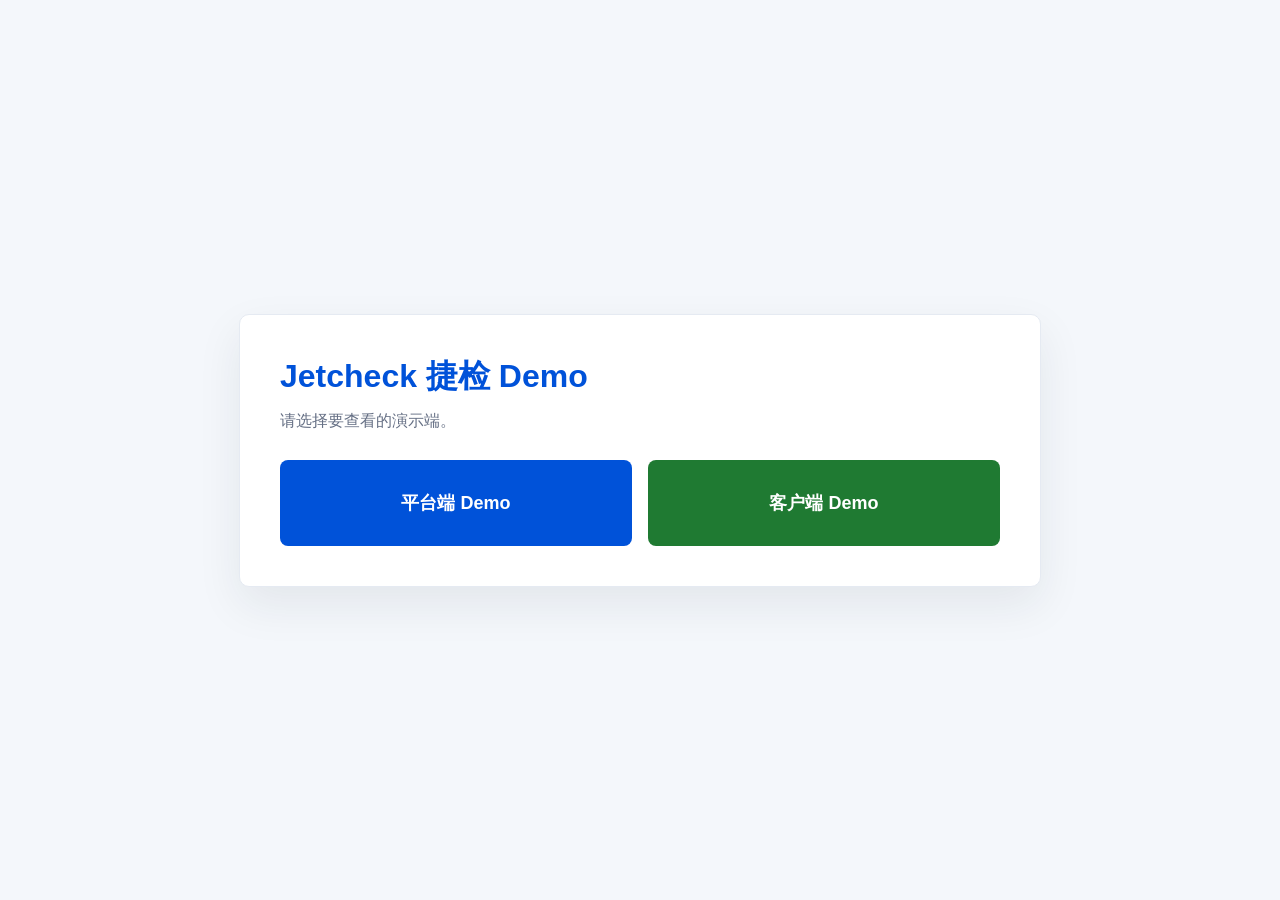
<file: index.html>
<!doctype html>
<html lang="zh-CN">
  <head>
    <meta charset="UTF-8" />
    <meta name="viewport" content="width=device-width, initial-scale=1.0" />
    <title>捷检 Demo</title>
    <style>
      body {
        margin: 0;
        min-height: 100vh;
        display: grid;
        place-items: center;
        font-family: "Microsoft YaHei", Arial, sans-serif;
        background: #f4f7fb;
        color: #1f2937;
      }

      main {
        width: min(720px, calc(100vw - 48px));
        padding: 40px;
        background: #fff;
        border: 1px solid #e5eaf2;
        border-radius: 10px;
        box-shadow: 0 18px 45px rgba(31, 41, 55, 0.08);
      }

      h1 {
        margin: 0 0 12px;
        color: #0052d9;
      }

      p {
        margin: 0 0 28px;
        color: #667085;
      }

      .links {
        display: grid;
        grid-template-columns: repeat(2, minmax(0, 1fr));
        gap: 16px;
      }

      a {
        display: grid;
        place-items: center;
        min-height: 86px;
        color: #fff;
        background: #0052d9;
        border-radius: 8px;
        text-decoration: none;
        font-weight: 700;
        font-size: 18px;
      }

      a.secondary {
        background: #1f7a32;
      }

      @media (max-width: 640px) {
        main {
          padding: 28px;
        }

        .links {
          grid-template-columns: 1fr;
        }
      }
    </style>
  </head>
  <body>
    <main>
      <h1>Jetcheck 捷检 Demo</h1>
      <p>请选择要查看的演示端。</p>
      <div class="links">
        <a href="./platform/">平台端 Demo</a>
        <a class="secondary" href="./client/">客户端 Demo</a>
      </div>
    </main>
  </body>
</html>
</file>
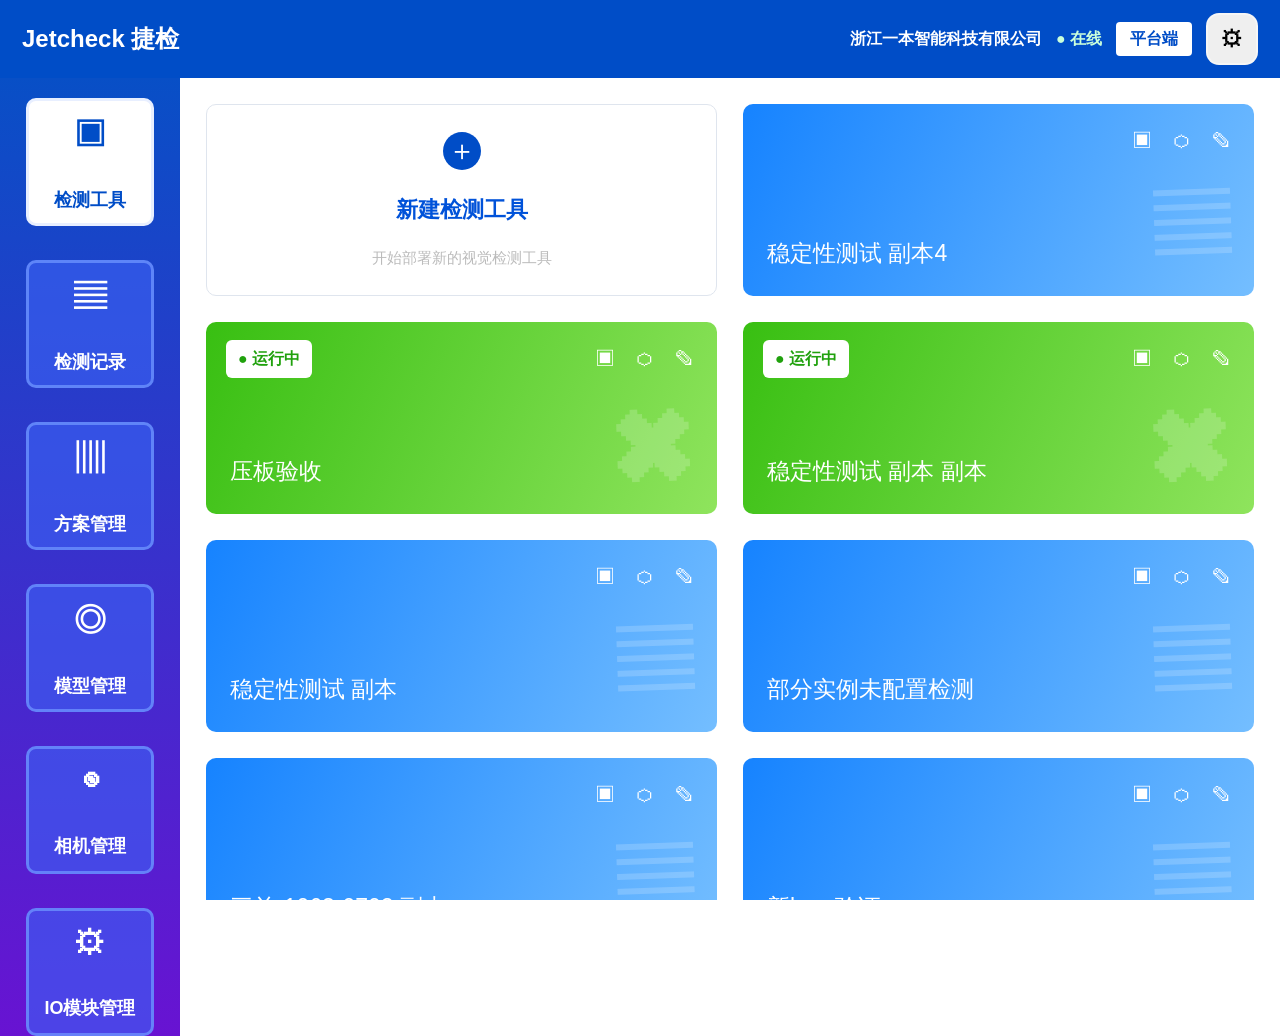
<file: client/index.html>
<!doctype html>
<html lang="zh-CN">
  <head>
    <meta charset="UTF-8" />
    <meta name="viewport" content="width=device-width, initial-scale=1.0" />
    <title>捷检客户端 - 马斯特场景 Demo</title>
    <link rel="stylesheet" href="../shared.css" />
  </head>
  <body>
    <div class="client-shell">
      <header class="client-topbar">
        <div class="client-logo">Jetcheck 捷检</div>
        <div class="client-company">
          <span>浙江一本智能科技有限公司</span>
          <span class="client-online">● 在线</span>
          <a class="btn client-top-link" href="../platform/">平台端</a>
          <button class="gear" id="sync" title="同步平台方案">⚙</button>
        </div>
      </header>
      <aside class="client-side">
        <nav class="client-nav" id="nav"></nav>
      </aside>
      <main class="client-main">
        <div id="view"></div>
      </main>
    </div>
    <script src="./client.js"></script>
  </body>
</html>
</file>
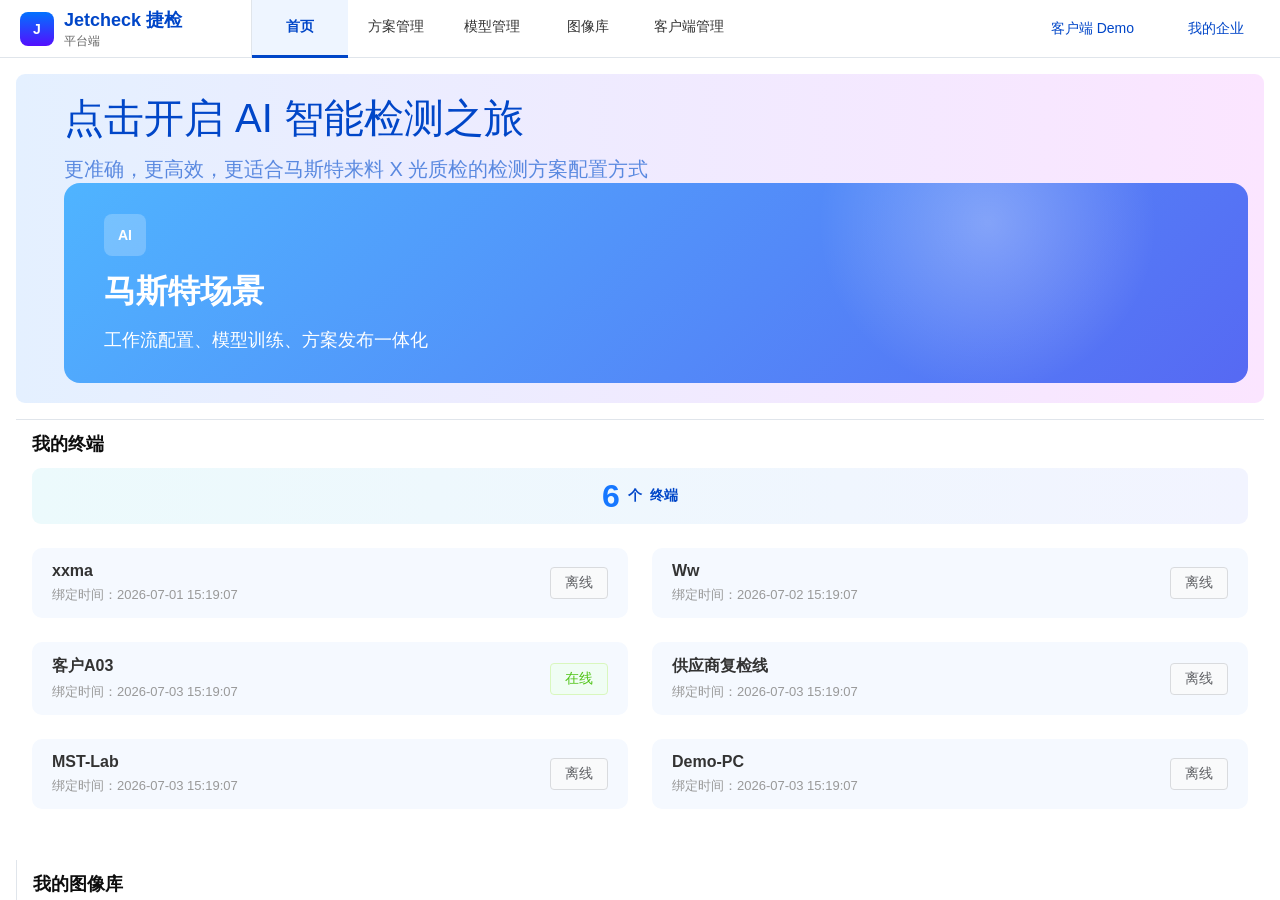
<file: platform/index.html>
<!doctype html>
<html lang="zh-CN">
  <head>
    <meta charset="UTF-8" />
    <meta name="viewport" content="width=device-width, initial-scale=1.0" />
    <title>捷检平台端 - 马斯特场景 Demo</title>
    <link rel="stylesheet" href="../shared.css" />
  </head>
  <body>
    <div class="matrix-app">
      <header class="matrix-top">
        <div class="matrix-brand">
          <div class="matrix-mark">J</div>
          <div>
            <strong>Jetcheck 捷检</strong>
            <span>平台端</span>
          </div>
        </div>
        <nav class="matrix-top-nav" id="nav"></nav>
        <a class="matrix-link" href="../client/">客户端 Demo</a>
        <div class="matrix-user">用户</div>
      </header>
      <main class="matrix-main" id="view"></main>
    </div>
    <script src="./platform.js"></script>
  </body>
</html>
</file>
<file: shared.css>
:root {
  --jc-blue: #0046c8;
  --jc-blue-2: #1677ff;
  --jc-blue-soft: #f2f7ff;
  --jc-active: #dae7ff;
  --jc-line: #e0e5eb;
  --jc-bg: #f4f6fa;
  --jc-panel: #ffffff;
  --jc-text: #101828;
  --jc-muted: #667085;
  --jc-subtle: #98a2b3;
  --jc-green: #52c41a;
  --jc-red: #f5222d;
  --jc-yellow: #faad14;
}

* {
  box-sizing: border-box;
}

html,
body {
  margin: 0;
  min-height: 100%;
  color: var(--jc-text);
  background: var(--jc-bg);
  font-family: "Microsoft YaHei", "PingFang SC", Arial, sans-serif;
  font-size: 14px;
}

button,
input,
select {
  font: inherit;
}

.app {
  display: grid;
  grid-template-columns: 228px minmax(0, 1fr);
  height: 100vh;
  overflow: hidden;
}

.side {
  display: flex;
  flex-direction: column;
  min-width: 0;
  background: #fbfcff;
  border-right: 1px solid var(--jc-line);
}

.brand {
  display: flex;
  align-items: center;
  gap: 12px;
  height: 64px;
  padding: 0 18px;
  background: #fff;
  border-bottom: 1px solid var(--jc-line);
}

.brand-mark {
  display: grid;
  place-items: center;
  width: 34px;
  height: 34px;
  color: #fff;
  background: linear-gradient(225deg, #0172fe, #530ffe);
  border-radius: 6px;
  font-weight: 700;
}

.brand-title {
  font-size: 15px;
  font-weight: 700;
}

.brand-sub {
  margin-top: 2px;
  color: var(--jc-subtle);
  font-size: 12px;
}

.nav {
  padding: 14px 10px;
  overflow: auto;
}

.nav button {
  display: flex;
  align-items: center;
  gap: 10px;
  width: 100%;
  height: 42px;
  margin-bottom: 4px;
  padding: 0 12px;
  color: #333;
  background: transparent;
  border: 0;
  border-radius: 4px;
  text-align: left;
  cursor: pointer;
}

.nav button.active {
  color: var(--jc-blue);
  background: var(--jc-active);
  box-shadow: inset 2px 0 0 var(--jc-blue);
  font-weight: 600;
}

.nav-ico {
  display: grid;
  place-items: center;
  width: 18px;
  height: 18px;
}

.side-foot {
  display: flex;
  align-items: center;
  gap: 8px;
  height: 44px;
  margin-top: auto;
  padding: 0 18px;
  color: var(--jc-subtle);
  background: #fff;
  border-top: 1px solid var(--jc-line);
  font-size: 12px;
}

.dot {
  width: 8px;
  height: 8px;
  background: var(--jc-green);
  border-radius: 50%;
}

.main {
  display: flex;
  flex-direction: column;
  min-width: 0;
  overflow: hidden;
}

.topbar {
  display: flex;
  align-items: center;
  justify-content: space-between;
  min-height: 72px;
  padding: 12px 24px;
  background: #fff;
  border-bottom: 1px solid var(--jc-line);
}

.crumb {
  color: var(--jc-subtle);
  font-size: 13px;
}

h1 {
  margin: 5px 0 0;
  font-size: 20px;
  line-height: 1.2;
}

.actions,
.toolbar,
.filters {
  display: flex;
  align-items: center;
  gap: 10px;
}

.content {
  min-height: 0;
  padding: 16px 24px 24px;
  overflow: auto;
}

.notice {
  display: flex;
  align-items: center;
  justify-content: space-between;
  gap: 14px;
  min-height: 52px;
  margin-bottom: 16px;
  padding: 0 16px;
  background: #fff;
  border: 1px solid var(--jc-line);
  border-radius: 6px;
}

.notice span {
  color: var(--jc-muted);
}

.btn {
  display: inline-flex;
  align-items: center;
  justify-content: center;
  gap: 6px;
  min-width: 74px;
  height: 34px;
  padding: 0 14px;
  border: 1px solid var(--jc-line);
  border-radius: 4px;
  background: #fff;
  cursor: pointer;
}

.btn.primary {
  color: #fff;
  background: var(--jc-blue);
  border-color: var(--jc-blue);
}

.btn.soft {
  color: var(--jc-blue);
  background: var(--jc-blue-soft);
  border-color: #c9ddff;
}

.btn.danger {
  color: var(--jc-red);
  border-color: #ffa39e;
}

.grid {
  display: grid;
  gap: 16px;
}

.cols-2 {
  grid-template-columns: minmax(0, 1fr) minmax(340px, 430px);
}

.cols-3 {
  grid-template-columns: repeat(3, minmax(0, 1fr));
}

.panel {
  min-width: 0;
  background: var(--jc-panel);
  border: 1px solid var(--jc-line);
  border-radius: 6px;
}

.panel-head {
  display: flex;
  align-items: center;
  justify-content: space-between;
  min-height: 50px;
  padding: 0 16px;
  border-bottom: 1px solid var(--jc-line);
}

.panel-title {
  font-size: 16px;
  font-weight: 700;
}

.panel-body {
  padding: 16px;
}

.toolbar {
  justify-content: space-between;
  margin-bottom: 14px;
}

.input,
.select {
  height: 34px;
  min-width: 170px;
  padding: 0 10px;
  color: #333;
  background: #fff;
  border: 1px solid var(--jc-line);
  border-radius: 4px;
}

.table-wrap {
  width: 100%;
  overflow: auto;
}

table {
  width: 100%;
  border-collapse: collapse;
}

th,
td {
  height: 44px;
  padding: 0 12px;
  border-bottom: 1px solid #edf1f6;
  text-align: left;
  white-space: nowrap;
}

th {
  color: #333;
  background: #f0f4fb;
  font-weight: 500;
}

tbody tr:hover {
  background: #f6f9fe;
}

.tag,
.state {
  display: inline-flex;
  align-items: center;
  justify-content: center;
  min-height: 24px;
  padding: 0 8px;
  border-radius: 12px;
  font-size: 12px;
  white-space: nowrap;
}

.tag {
  color: var(--jc-blue);
  background: var(--jc-blue-soft);
  border: 1px solid #d7e7ff;
}

.state.ok {
  color: var(--jc-green);
  background: #f0fdf4;
  border: 1px solid #d9f7be;
}

.state.warn {
  color: var(--jc-yellow);
  background: #fffbe6;
  border: 1px solid #ffe58f;
}

.state.bad {
  color: var(--jc-red);
  background: #fff1f0;
  border: 1px solid #ffa39e;
}

.metric-row {
  display: grid;
  grid-template-columns: repeat(4, minmax(0, 1fr));
  gap: 12px;
}

.metric {
  padding: 14px;
  background: #fbfcff;
  border: 1px solid var(--jc-line);
  border-radius: 6px;
}

.metric span {
  color: var(--jc-subtle);
  font-size: 12px;
}

.metric strong {
  display: block;
  margin-top: 8px;
  font-size: 22px;
}

.flow {
  display: grid;
  grid-template-columns: repeat(5, minmax(138px, 1fr));
  gap: 12px;
}

.node {
  min-height: 134px;
  padding: 14px;
  background: #fbfcff;
  border: 1px solid var(--jc-line);
  border-radius: 6px;
}

.node.active {
  border-color: #91caff;
  box-shadow: inset 0 0 0 1px #91caff;
}

.node-num {
  display: grid;
  place-items: center;
  width: 28px;
  height: 28px;
  color: #fff;
  background: var(--jc-blue);
  border-radius: 50%;
  font-weight: 700;
}

.node-title {
  margin-top: 12px;
  font-weight: 700;
}

.node-text {
  margin-top: 6px;
  color: var(--jc-muted);
  font-size: 12px;
  line-height: 1.6;
}

.xray-grid {
  display: grid;
  grid-template-columns: repeat(3, minmax(0, 1fr));
  gap: 12px;
}

.xray {
  position: relative;
  min-height: 132px;
  overflow: hidden;
  background:
    radial-gradient(circle at 46% 42%, rgba(255,255,255,.56), transparent 18%),
    radial-gradient(circle at 57% 58%, rgba(255,255,255,.23), transparent 27%),
    linear-gradient(145deg, #1d2736, #52677d);
  border: 1px solid var(--jc-line);
  border-radius: 6px;
}

.xray::before,
.xray::after {
  content: "";
  position: absolute;
  border: 2px solid rgba(245, 34, 45, .9);
  border-radius: 4px;
}

.xray::before {
  left: 44%;
  top: 27%;
  width: 18%;
  height: 24%;
}

.xray::after {
  right: 20%;
  bottom: 22%;
  width: 14%;
  height: 16%;
}

.xray.ok::before,
.xray.ok::after {
  border-color: rgba(82, 196, 26, .95);
}

.xray.crop::before {
  left: 24%;
  top: 22%;
  width: 50%;
  height: 50%;
  border-color: #1677ff;
}

.xray-label {
  position: absolute;
  left: 10px;
  bottom: 10px;
  color: #fff;
  font-size: 12px;
}

.cards {
  display: grid;
  gap: 12px;
}

.card-line {
  display: grid;
  grid-template-columns: 1fr auto;
  gap: 12px;
  padding: 14px;
  background: #fff;
  border: 1px solid var(--jc-line);
  border-radius: 6px;
}

.card-line h3 {
  margin: 0;
  font-size: 15px;
}

.card-line p {
  margin: 6px 0 10px;
  color: var(--jc-muted);
  line-height: 1.6;
}

.meta {
  display: flex;
  flex-wrap: wrap;
  gap: 6px;
}

.split {
  display: grid;
  grid-template-columns: 238px minmax(0, 1fr);
  gap: 14px;
}

.steps {
  display: grid;
  gap: 8px;
}

.step {
  padding: 12px;
  background: #fff;
  border: 1px solid var(--jc-line);
  border-radius: 6px;
}

.step.active {
  background: var(--jc-blue-soft);
  border-color: #91caff;
}

.step p {
  margin: 6px 0 0;
  color: var(--jc-muted);
  font-size: 12px;
  line-height: 1.6;
}

.kv {
  display: grid;
  gap: 10px;
}

.kv-row {
  display: flex;
  justify-content: space-between;
  gap: 14px;
  color: var(--jc-muted);
}

.kv-row strong {
  color: #333;
  text-align: right;
}

.upload-zone {
  display: grid;
  place-items: center;
  min-height: 190px;
  color: var(--jc-muted);
  background: #fbfdff;
  border: 1px dashed #91caff;
  border-radius: 6px;
  text-align: center;
}

.upload-zone strong {
  display: block;
  color: #333;
  font-size: 15px;
}

.counters {
  display: grid;
  grid-template-columns: repeat(3, minmax(0, 1fr));
  gap: 12px;
  margin-top: 12px;
}

.counter {
  padding: 12px;
  background: #fbfcff;
  border: 1px solid var(--jc-line);
  border-radius: 6px;
}

.counter span {
  color: var(--jc-subtle);
  font-size: 12px;
}

.counter b {
  display: block;
  margin-top: 4px;
  font-size: 22px;
}

.detail {
  display: grid;
  grid-template-columns: minmax(0, 1fr) 320px;
  gap: 14px;
}

.toast {
  position: fixed;
  right: 22px;
  bottom: 22px;
  padding: 12px 16px;
  color: #fff;
  background: #303133;
  border-radius: 4px;
  opacity: 0;
  transform: translateY(10px);
  transition: .2s ease;
  pointer-events: none;
}

.toast.show {
  opacity: 1;
  transform: translateY(0);
}

@media (max-width: 1080px) {
  .app {
    grid-template-columns: 1fr;
  }

  .side {
    display: none;
  }

  .cols-2,
  .cols-3,
  .flow,
  .split,
  .detail {
    grid-template-columns: 1fr;
  }

  .notice,
  .toolbar {
    align-items: flex-start;
    flex-direction: column;
  }
}

/* Platform screenshot-aligned shell */
.platform-app {
  min-height: 100vh;
  background: #fff;
}

.platform-top {
  display: flex;
  align-items: center;
  height: 74px;
  background: #fff;
  border-bottom: 1px solid #d8dde6;
}

.platform-logo-block {
  display: grid;
  place-items: center;
  width: 78px;
  height: 74px;
  color: #fff;
  background: linear-gradient(180deg, #0064ff 0%, #3f26f4 100%);
  font-size: 31px;
  font-weight: 800;
}

.platform-brand {
  display: flex;
  align-items: center;
  height: 74px;
  padding: 0 48px;
  color: #0052d9;
  font-size: 26px;
  font-weight: 800;
  letter-spacing: 0;
}

.platform-brand span {
  margin-left: 10px;
  font-size: 24px;
}

.platform-nav {
  display: flex;
  align-items: stretch;
  height: 74px;
}

.platform-nav button {
  min-width: 112px;
  height: 74px;
  padding: 0 20px;
  color: #1f2937;
  background: transparent;
  border: 0;
  border-bottom: 3px solid transparent;
  font-size: 20px;
  cursor: pointer;
}

.platform-nav button.active {
  color: #0052d9;
  background: #eef5ff;
  border-bottom-color: #0052d9;
}

.platform-user {
  margin-left: auto;
  padding-right: 30px;
  color: #0052d9;
  font-size: 18px;
}

.platform-content {
  height: calc(100vh - 74px);
  overflow: auto;
  background: #fff;
}

.platform-home {
  padding: 24px 30px 0;
}

.hero-panel {
  display: grid;
  grid-template-columns: 1fr 44%;
  align-items: center;
  min-height: 406px;
  padding: 30px 24px 30px 70px;
  background: linear-gradient(105deg, #e7f4ff 0%, #f7e3ff 100%);
  border-radius: 12px;
}

.hero-title {
  color: #0052d9;
  font-size: 54px;
  line-height: 1.22;
  font-weight: 500;
}

.hero-subtitle {
  margin-top: 14px;
  color: #6291e8;
  font-size: 28px;
}

.hero-card {
  position: relative;
  min-height: 348px;
  padding: 78px 58px;
  overflow: hidden;
  color: #fff;
  background: linear-gradient(135deg, #91d1ff 0%, #6677f6 100%);
  border-radius: 22px;
}

.hero-card-title {
  display: flex;
  align-items: center;
  gap: 20px;
  font-size: 42px;
}

.hero-card-sub {
  margin-top: 88px;
  font-size: 27px;
}

.hero-card::after {
  content: "Base";
  position: absolute;
  right: 48px;
  bottom: 14px;
  color: rgba(255, 255, 255, .12);
  font-size: 118px;
  font-weight: 800;
}

.platform-dashboard {
  display: grid;
  grid-template-columns: 1fr 1fr;
  border-top: 1px solid #d8dde6;
  margin-top: 24px;
}

.dash-section {
  min-height: 520px;
  padding: 20px 24px;
}

.dash-section + .dash-section {
  border-left: 1px solid #d8dde6;
}

.dash-title {
  margin-bottom: 16px;
  font-size: 27px;
  font-weight: 800;
}

.summary-strip {
  display: flex;
  align-items: center;
  justify-content: center;
  gap: 16px;
  height: 82px;
  margin-bottom: 24px;
  color: #006fff;
  background: linear-gradient(90deg, #e9fbff 0%, #f1f3ff 100%);
  border-radius: 9px;
  font-weight: 800;
}

.summary-number {
  font-size: 46px;
}

.summary-unit {
  color: #0052d9;
  font-size: 18px;
}

.terminal-grid {
  display: grid;
  grid-template-columns: repeat(2, minmax(0, 1fr));
  gap: 24px;
}

.terminal-card {
  display: grid;
  grid-template-columns: 1fr 90px;
  align-items: center;
  min-height: 102px;
  padding: 18px 28px;
  background: #f3f7ff;
  border: 1px solid #eef2f8;
  border-radius: 8px;
}

.terminal-name {
  font-size: 23px;
  font-weight: 800;
}

.terminal-time {
  margin-top: 12px;
  color: #566170;
  font-size: 16px;
}

.offline-pill {
  height: 44px;
  color: #596273;
  background: #fff;
  border: 1px solid #d6dce5;
  border-radius: 6px;
  font-size: 18px;
}

.library-grid {
  display: grid;
  grid-template-columns: repeat(3, minmax(0, 1fr));
  gap: 24px;
}

.folder-card {
  min-height: 378px;
  padding: 0 28px 24px;
  background: #f3f7ff;
}

.folder-name {
  padding-top: 2px;
  color: #333;
  font-size: 25px;
  font-weight: 800;
}

.folder-count {
  margin-top: 8px;
  color: #999;
  font-size: 18px;
}

.folder-line {
  height: 1px;
  margin: 18px 0 90px;
  background: #d9dfe8;
}

.folder-thumb {
  height: 164px;
  background:
    linear-gradient(180deg, rgba(44, 210, 194, .85) 0 22%, transparent 22%),
    radial-gradient(circle at 58% 50%, rgba(255,255,255,.35), transparent 12%),
    linear-gradient(160deg, #111923, #46515b);
}

.empty-thumb {
  display: grid;
  place-items: center;
  height: 164px;
  color: #d8e9ff;
  font-size: 64px;
}

/* Client screenshot-aligned shell */
.client-shell {
  display: grid;
  grid-template-columns: 180px minmax(0, 1fr);
  min-height: 100vh;
  background: #fff;
  font-size: 13px;
}

.client-shell.detect-active {
  grid-template-columns: 1fr;
}

.client-shell.detect-active .client-side {
  display: none;
}

.client-shell.detect-active .client-main {
  grid-column: 1 / -1;
}

.client-topbar {
  grid-column: 1 / -1;
  display: flex;
  align-items: center;
  height: 78px;
  padding: 0 22px;
  color: #fff;
  background: #004dc7;
}

.client-logo {
  font-size: 24px;
  font-weight: 800;
}

.client-company {
  display: flex;
  align-items: center;
  gap: 14px;
  margin-left: auto;
  font-size: 16px;
  font-weight: 700;
}

.client-online {
  color: #caffdb;
}

.gear {
  display: grid;
  place-items: center;
  width: 52px;
  height: 52px;
  border: 2px solid rgba(255,255,255,.4);
  border-radius: 13px;
  font-size: 22px;
}

.client-side {
  min-height: calc(100vh - 78px);
  padding-top: 20px;
  background: linear-gradient(180deg, #084fc6 0%, #6813d2 100%);
}

.client-nav {
  display: grid;
  gap: 34px;
  padding: 0 26px;
}

.client-nav button {
  display: grid;
  place-items: center;
  gap: 10px;
  height: 128px;
  color: #fff;
  background: rgba(61, 98, 244, .62);
  border: 3px solid rgba(111, 150, 255, .75);
  border-radius: 10px;
  font-size: 18px;
  font-weight: 800;
  cursor: pointer;
}

.client-nav button.active {
  color: #004dc7;
  background: #fff;
  border-color: #e8efff;
}

.client-nav .nav-ico {
  width: auto;
  height: auto;
  font-size: 32px;
}

.client-main {
  height: calc(100vh - 78px);
  padding: 26px;
  overflow: auto;
}

.tool-home {
  min-height: 100%;
  padding: 0;
  background: #fff;
}

.tool-grid {
  display: grid;
  grid-template-columns: repeat(4, minmax(250px, 1fr));
  gap: 26px;
}

.tool-tile {
  position: relative;
  min-height: 192px;
  padding: 22px 24px;
  overflow: hidden;
  color: #fff;
  background: linear-gradient(115deg, #1683ff 0%, #74beff 100%);
  border: 0;
  border-radius: 10px;
  cursor: pointer;
  text-align: left;
}

.tool-tile.create {
  display: grid;
  place-items: center;
  color: #0052d9;
  background: #fff;
  border: 1px solid #dfe5ee;
}

.tool-create-icon {
  display: grid;
  place-items: center;
  width: 38px;
  height: 38px;
  margin: 0 auto 16px;
  color: #fff;
  background: #004dc7;
  border-radius: 50%;
  font-size: 28px;
}

.tool-create-title {
  font-size: 22px;
}

.tool-create-sub {
  margin-top: 14px;
  color: #bbb;
  font-size: 15px;
}

.tool-tile.running {
  background: linear-gradient(115deg, #38bf12 0%, #8fe45d 100%);
}

.tool-name {
  position: absolute;
  left: 24px;
  bottom: 28px;
  z-index: 1;
  max-width: calc(100% - 52px);
  font-size: 23px;
  line-height: 1.2;
  text-align: left;
}

.tool-status {
  position: absolute;
  left: 20px;
  top: 18px;
  z-index: 1;
  display: inline-flex;
  align-items: center;
  gap: 8px;
  height: 38px;
  padding: 0 12px;
  color: #20a10d;
  background: #fff;
  border-radius: 6px;
  font-size: 16px;
  font-weight: 800;
}

.tool-status.bad {
  color: #f5222d;
}

.tool-actions {
  position: absolute;
  right: 20px;
  top: 22px;
  display: flex;
  gap: 12px;
  color: #fff;
  font-size: 20px;
}

.tool-actions button {
  display: grid;
  place-items: center;
  width: 28px;
  height: 28px;
  color: #fff;
  background: transparent;
  border: 0;
  font-size: 20px;
  line-height: 1;
  cursor: pointer;
}

.tool-watermark {
  position: absolute;
  right: 26px;
  bottom: 20px;
  color: rgba(255,255,255,.18);
  font-size: 74px;
  font-weight: 800;
  transform: rotate(-2deg);
}

.tool-edit-page {
  padding: 20px 24px 32px;
}

.tool-edit-head {
  display: flex;
  align-items: center;
  justify-content: space-between;
  margin-bottom: 18px;
}

.tool-edit-head h1 {
  font-size: 22px;
}

.tool-edit-layout {
  display: grid;
  grid-template-columns: 220px minmax(0, 1fr);
  gap: 18px;
}

.tool-edit-steps,
.tool-edit-panel,
.tool-edit-section {
  border: 1px solid #d9e3f0;
  border-radius: 6px;
  background: #fff;
}

.tool-edit-steps {
  display: grid;
  align-content: start;
  padding: 10px;
}

.tool-edit-steps button {
  height: 42px;
  margin-bottom: 4px;
  padding: 0 12px;
  text-align: left;
  color: #333;
  background: transparent;
  border: 0;
  border-radius: 4px;
  cursor: pointer;
}

.tool-edit-steps button.active {
  color: #004dc7;
  background: #eef5ff;
  font-weight: 700;
}

.tool-edit-panel {
  display: grid;
  gap: 14px;
  padding: 16px;
}

.tool-edit-section {
  padding: 16px;
}

.tool-edit-section h2 {
  margin: 0 0 14px;
  font-size: 16px;
}

.tool-edit-section label {
  display: grid;
  grid-template-columns: 120px minmax(0, 360px);
  align-items: center;
  gap: 12px;
  margin-bottom: 12px;
}

.tool-edit-section.two-col {
  display: grid;
  grid-template-columns: 1fr 1fr;
  gap: 14px;
}

.tool-config-page {
  display: grid;
  grid-template-rows: auto auto minmax(0, 1fr) auto;
  min-height: 100%;
  color: #303133;
  background: #fff;
}

.tool-config-page .tool-edit-head {
  min-height: 74px;
  margin: 0;
  padding: 0 18px;
}

.tool-edit-title {
  display: flex;
  align-items: center;
  gap: 18px;
  font-size: 18px;
}

.tool-edit-title::before,
.config-section-head h2::before,
.rule-items h3::before,
.rule-editor h3::before,
.condition-title strong::before,
.config-modal header h2::before {
  content: "";
  display: inline-block;
  width: 4px;
  height: 20px;
  margin-right: 10px;
  vertical-align: -4px;
  background: #0052d9;
}

.tool-edit-title span {
  color: #606266;
  font-weight: 500;
}

.icon-link {
  color: #0052d9;
  background: transparent;
  border: 0;
  font-size: 20px;
  cursor: pointer;
}

.outline-blue,
.outline-red,
.soft-blue,
.soft-red {
  display: inline-flex;
  align-items: center;
  justify-content: center;
  gap: 8px;
  min-width: 92px;
  height: 44px;
  padding: 0 18px;
  background: #fff;
  border-radius: 5px;
  font-size: 16px;
  font-weight: 700;
  cursor: pointer;
}

.outline-blue {
  color: #0052d9;
  border: 1px solid #7aa7ff;
}

.outline-red {
  color: #f5222d;
  border: 1px solid #ff4d4f;
}

.soft-blue {
  color: #0052d9;
  background: #edf4ff;
  border: 1px solid #c7dcff;
}

.soft-red {
  color: #f5222d;
  background: #fff1f0;
  border: 1px solid #ffd2d0;
}

.soft-blue.disabled {
  color: #9bb8e8;
  cursor: default;
}

.config-steps {
  display: grid;
  grid-template-columns: repeat(4, minmax(0, 1fr));
  margin: 0 18px 20px;
  border: 1px solid #dfe5ee;
}

.config-steps button {
  position: relative;
  display: flex;
  align-items: center;
  justify-content: center;
  gap: 12px;
  height: 78px;
  color: #49bd21;
  background: #fff;
  border: 0;
  border-right: 1px solid #dfe5ee;
  font-size: 18px;
  font-weight: 800;
  cursor: pointer;
}

.config-steps button:last-child {
  border-right: 0;
}

.config-steps button.active::after {
  content: "";
  position: absolute;
  left: 0;
  right: 0;
  bottom: -1px;
  height: 4px;
  background: #0052d9;
}

.config-steps span {
  display: grid;
  place-items: center;
  width: 32px;
  height: 32px;
  color: #fff;
  background: #49bd21;
  border-radius: 50%;
}

.tool-config-card {
  margin: 0 18px;
  padding: 22px 20px;
  border: 1px solid #dfe5ee;
  border-radius: 4px;
}

.config-section-head {
  display: flex;
  align-items: center;
  justify-content: space-between;
  min-height: 58px;
}

.config-section-head h2 {
  margin: 0;
  font-size: 18px;
}

.section-actions {
  display: flex;
  align-items: center;
  gap: 10px;
}

.page-pill {
  display: inline-flex;
  align-items: center;
  justify-content: center;
  height: 44px;
  min-width: 74px;
  color: #0052d9;
  background: #eef5ff;
  border: 1px solid #cfe0ff;
  border-radius: 7px;
  font-size: 22px;
}

.config-instance-card {
  display: flex;
  align-items: center;
  min-height: 138px;
  margin-top: 20px;
  padding: 18px 20px;
  border: 1px solid #dfe5ee;
  border-radius: 7px;
}

.image-source-card {
  min-height: 214px;
}

.xray-thumb {
  position: relative;
  width: 200px;
  height: 126px;
  margin-right: 38px;
  overflow: hidden;
  background:
    repeating-linear-gradient(90deg, transparent 0 18px, rgba(0,0,0,.12) 18px 20px),
    radial-gradient(circle at 28% 38%, rgba(255,255,255,.28), transparent 9%),
    linear-gradient(135deg, #6f6f6f, #a8a8a8);
}

.xray-thumb::before,
.xray-thumb::after {
  content: "";
  position: absolute;
  left: 18px;
  right: 18px;
  height: 42px;
  border-radius: 8px;
  background:
    repeating-linear-gradient(90deg, rgba(30,30,30,.58) 0 20px, rgba(80,80,80,.72) 20px 42px),
    linear-gradient(#777, #4f4f4f);
  box-shadow: inset 0 0 16px rgba(255,255,255,.28);
}

.xray-thumb::before {
  top: 22px;
}

.xray-thumb::after {
  bottom: 18px;
}

.xray-thumb.large {
  width: 284px;
  height: 234px;
  margin: 0;
}

.xray-thumb.editor {
  width: 442px;
  height: 364px;
  margin: 0 auto;
}

.instance-main {
  flex: 1;
}

.instance-main h3 {
  margin: 0 0 22px;
  font-size: 20px;
}

.instance-main em,
.rule-items em,
.rule-editor-head em {
  display: inline-flex;
  align-items: center;
  height: 44px;
  margin-left: 18px;
  padding: 0 18px;
  color: #0052d9;
  background: #edf4ff;
  border: 1px solid #c7dcff;
  border-radius: 7px;
  font-style: normal;
  font-weight: 700;
}

.instance-main p {
  margin: 12px 0 0;
  color: #606266;
  font-size: 18px;
}

.instance-actions {
  display: flex;
  gap: 28px;
  align-self: flex-start;
  margin-left: auto;
}

.tool-config-footer {
  display: flex;
  justify-content: space-between;
  padding: 28px 18px 0;
}

.rule-workbench {
  display: grid;
  grid-template-columns: 430px minmax(0, 1fr);
  gap: 20px;
  min-height: 584px;
  margin-top: 32px;
}

.rule-items,
.rule-editor {
  padding: 24px 20px;
  border: 1px solid #dfe5ee;
  border-radius: 4px;
}

.rule-items h3,
.rule-editor h3,
.condition-title strong {
  margin: 0;
  font-size: 18px;
}

.rule-items button {
  display: flex;
  align-items: center;
  justify-content: space-between;
  width: 100%;
  height: 86px;
  margin-top: 12px;
  padding: 0 10px;
  color: #606266;
  background: #fff;
  border: 1px solid #1677ff;
  border-radius: 5px;
  font-size: 18px;
}

.rule-editor-head {
  display: flex;
  align-items: center;
  justify-content: space-between;
}

.rule-condition {
  min-height: 470px;
  margin-top: 34px;
  padding: 20px;
  border: 1px solid #dfe5ee;
  border-radius: 4px;
}

.condition-title,
.condition-row {
  display: flex;
  align-items: center;
  gap: 18px;
}

.condition-title {
  justify-content: space-between;
}

.condition-row {
  position: relative;
  margin-top: 26px;
  padding: 14px 12px;
  border: 1px solid #dfe5ee;
  border-radius: 4px;
}

.select-like {
  height: 54px;
  padding: 0 22px;
  color: #606266;
  background: #fff;
  border: 1px solid #dfe5ee;
  border-radius: 7px;
  font-size: 18px;
}

.select-like.grow {
  flex: 1;
  text-align: left;
}

.operator-select {
  position: relative;
}

.operator-menu {
  position: absolute;
  left: 0;
  top: 66px;
  z-index: 3;
  display: none;
  width: 242px;
  padding: 22px 28px;
  background: #fff;
  border-radius: 8px;
  box-shadow: 0 12px 34px rgba(0,0,0,.12);
}

.operator-menu::before,
.select-pop::before,
.method-menu::before {
  content: "";
  position: absolute;
  top: -10px;
  left: 56px;
  width: 20px;
  height: 20px;
  background: #fff;
  transform: rotate(45deg);
}

.operator-menu span {
  padding: 10px 0;
  color: #606266;
  font-size: 18px;
}

.operator-menu .selected {
  color: #1677ff;
  font-weight: 800;
}

.stepper {
  display: flex;
  height: 54px;
  border: 1px solid #dfe5ee;
  border-radius: 7px;
  overflow: hidden;
}

.stepper button,
.stepper input {
  width: 62px;
  border: 0;
  text-align: center;
  font-size: 20px;
}

.stepper button {
  color: #8c8c8c;
  background: #f5f7fa;
}

.config-modal {
  width: min(1060px, 82vw);
  max-height: 88vh;
  overflow: hidden;
  color: #303133;
  background: #fff;
  border-radius: 10px;
  box-shadow: 0 20px 62px rgba(0,0,0,.22);
}

.config-modal header,
.config-modal footer {
  display: flex;
  align-items: center;
  min-height: 88px;
  padding: 0 48px;
  border-bottom: 1px solid #dfe5ee;
}

.config-modal footer {
  justify-content: flex-end;
  gap: 24px;
  border-top: 1px solid #dfe5ee;
  border-bottom: 0;
}

.config-modal header h2 {
  margin: 0;
  font-size: 24px;
}

.config-modal header button {
  margin-left: auto;
  color: #98a2b3;
  background: transparent;
  border: 0;
  font-size: 42px;
  cursor: pointer;
}

.config-modal-body {
  position: relative;
  display: grid;
  gap: 18px;
  padding: 28px 48px;
}

.config-modal label {
  display: grid;
  gap: 12px;
  color: #303133;
  font-size: 18px;
  font-weight: 800;
}

.config-modal b {
  font-weight: 800;
}

.config-modal b::first-letter {
  color: #f5222d;
}

.config-input,
.config-select {
  width: 100%;
  height: 56px;
  padding: 0 18px;
  color: #606266;
  background: #fff;
  border: 1px solid #dfe5ee;
  border-radius: 7px;
  font-size: 18px;
  font-weight: 700;
  text-align: left;
}

.config-input:focus,
.config-select:focus {
  border-color: #1677ff;
  outline: none;
}

.source-modal-body,
.process-modal-body {
  grid-template-columns: 1fr 1fr;
}

.source-preview-label,
.source-preview,
.source-preview-actions,
.process-modal .wide,
.roi-toolbar,
.roi-stage,
.score-buttons {
  grid-column: 1 / -1;
}

.source-preview-label {
  margin-top: 10px;
  font-size: 18px;
  font-weight: 800;
}

.source-preview {
  display: grid;
  place-items: center;
}

.source-preview-actions {
  display: flex;
  justify-content: flex-end;
  gap: 18px;
  margin-top: -18px;
}

.select-pop,
.method-menu {
  position: absolute;
  top: 152px;
  right: 48px;
  z-index: 4;
  display: none;
  width: calc(50% - 58px);
  padding: 20px 34px;
  background: #fff;
  border-radius: 7px;
  box-shadow: 0 12px 34px rgba(0,0,0,.12);
}

.select-pop span,
.method-menu button {
  padding: 12px 0;
  color: #606266;
  background: transparent;
  border: 0;
  text-align: left;
  font-size: 18px;
  font-weight: 800;
}

.select-pop .selected,
.method-menu button.active {
  color: #1677ff;
}

.operator-menu.open,
.select-pop.open,
.method-menu.open {
  display: grid;
}

.method-menu {
  left: 48px;
  right: auto;
  top: 246px;
  width: calc(50% - 58px);
}

.score-buttons {
  display: flex;
  gap: 20px;
  margin-left: calc(50% + 10px);
}

.score-buttons button {
  min-width: 112px;
  height: 54px;
  background: #fff;
  border: 1px solid #dfe5ee;
  border-radius: 7px;
  font-size: 18px;
}

.roi-toolbar {
  display: flex;
  align-items: center;
  width: max-content;
  height: 66px;
  margin-top: 4px;
  border: 1px solid #dfe5ee;
  border-radius: 4px;
}

.roi-toolbar span {
  display: grid;
  place-items: center;
  width: 56px;
  height: 56px;
  color: #606266;
  border-right: 1px solid #eef1f6;
  font-size: 24px;
}

.roi-toolbar .active {
  color: #49bd21;
  background: #e9ffd9;
}

.roi-toolbar .muted {
  color: #d2d8e2;
}

.roi-stage {
  display: grid;
  place-items: center;
  min-height: 366px;
  margin-top: -18px;
  border: 1px solid #dfe5ee;
  border-radius: 7px;
}

.model-pick {
  display: grid;
  grid-template-columns: minmax(0, 1fr) 132px;
  gap: 10px;
}

.detect-modal {
  width: min(600px, 72vw);
}

.detect-modal-body {
  gap: 18px;
}

.detect-modal-body .wide {
  grid-column: 1 / -1;
}

.result-tree {
  display: grid;
  gap: 12px;
  font-size: 18px;
  font-weight: 800;
}

.tree-box {
  min-height: 238px;
  padding: 16px 14px;
  border: 1px solid #dfe5ee;
  border-radius: 5px;
}

.tree-box strong,
.tree-box span,
.tree-box em {
  display: block;
  padding: 14px 18px;
  font-style: normal;
}

.tree-box span {
  color: #0052d9;
  background: #f3f7ff;
  border: 1px solid #dfe5ee;
}

.tree-box em {
  color: #0052d9;
  background: #dceaff;
  border: 1px solid #7aa7ff;
  border-radius: 5px;
}

/* Compact client tool editor */
.tool-config-page {
  font-size: 12px;
}

.tool-edit-title,
.config-section-head h2,
.instance-main h3,
.rule-items h3,
.rule-editor h3,
.condition-title strong {
  font-size: 15px;
}

.config-steps button,
.outline-blue,
.outline-red,
.soft-blue,
.soft-red,
.instance-main p,
.select-like,
.operator-menu span,
.config-modal label,
.config-input,
.config-select,
.select-pop span,
.method-menu button,
.score-buttons button,
.result-tree {
  font-size: 13px;
}

.config-modal header h2 {
  font-size: 18px;
}

.page-pill {
  font-size: 16px;
}

.config-steps button {
  height: 60px;
}

.config-steps span {
  width: 24px;
  height: 24px;
}

.outline-blue,
.outline-red,
.soft-blue,
.soft-red {
  height: 36px;
  min-width: 76px;
  padding: 0 14px;
}

.config-input,
.config-select,
.select-like {
  height: 42px;
}

.config-modal header,
.config-modal footer {
  min-height: 64px;
}

.config-modal header button {
  font-size: 30px;
}

.client-launch-modal .launch-mode-grid {
  grid-template-columns: repeat(auto-fit, minmax(280px, 1fr));
}

/* Running views for different image sources */
.run-page {
  min-height: 100%;
  color: #303133;
  background: #fff;
  font-size: 14px;
}

.run-head {
  display: flex;
  align-items: center;
  gap: 18px;
  min-height: 76px;
  padding: 0 18px;
}

.run-head h1 {
  margin: 0;
  font-size: 20px;
}

.run-head h1::before,
.live-panel h2::before,
.live-preview-panel h2::before {
  content: "";
  display: inline-block;
  width: 4px;
  height: 20px;
  margin-right: 10px;
  vertical-align: -4px;
  background: #0052d9;
}

.run-head h1 span {
  margin-left: 6px;
  font-size: 14px;
}

.run-head .actions {
  margin-left: auto;
}

.run-mode-tabs {
  display: flex;
  gap: 8px;
  margin-left: 10px;
}

.run-mode-tabs button {
  height: 34px;
  padding: 0 16px;
  color: #0052d9;
  background: #fff;
  border: 1px solid #7aa7ff;
  border-radius: 4px;
  cursor: pointer;
}

.run-mode-tabs button.active {
  color: #fff;
  background: #0052d9;
}

.file-run-layout {
  display: grid;
  grid-template-columns: 386px minmax(0, 1fr) 360px;
  gap: 12px;
  min-height: calc(100vh - 180px);
  padding: 0 16px 16px;
}

.file-image-panel,
.file-preview-panel,
.file-result-card,
.live-panel,
.live-preview-panel {
  border: 1px solid #8c8c8c;
  background: #fff;
}

.file-image-panel {
  display: grid;
  grid-template-rows: auto auto minmax(0, 1fr) auto;
  padding: 28px 14px;
}

.file-image-panel h2,
.file-result-card h2 {
  margin: 0 0 24px 18px;
  font-size: 16px;
}

.file-upload-actions {
  display: flex;
  gap: 12px;
  margin: 0 12px 22px;
}

.file-upload-actions .btn {
  flex: 1;
  height: 48px;
}

.file-image-panel table {
  width: 100%;
  margin: 0;
  border: 1px solid #8c8c8c;
  border-collapse: collapse;
}

.file-image-panel th,
.file-image-panel td {
  padding: 8px;
  text-align: center;
  font-size: 12px;
}

.file-image-panel td span {
  padding: 6px 10px;
  background: #f3f3f3;
}

.trash-btn {
  color: #f5222d;
  background: transparent;
  border: 0;
  font-size: 18px;
}

.start-detect-btn {
  height: 78px;
  color: #fff;
  background: #83c341;
  border: 0;
  border-radius: 4px;
  font-size: 20px;
}

.file-preview-panel {
  display: grid;
  place-items: center;
  padding: 36px;
}

.image-wireframe {
  position: relative;
  display: grid;
  place-items: center;
  width: 100%;
  height: 74vh;
  min-height: 480px;
  background:
    linear-gradient(37deg, transparent 49.9%, #8c8c8c 50%, transparent 50.1%),
    linear-gradient(-37deg, transparent 49.9%, #8c8c8c 50%, transparent 50.1%),
    #f9f9f9;
  border: 1px solid #8c8c8c;
}

.image-wireframe > span {
  margin-top: 170px;
  font-size: 18px;
}

.image-placeholder-card {
  position: absolute;
  width: 266px;
  height: 136px;
  border: 10px solid #d1d1d1;
  background: #fff;
}

.image-placeholder-card .mountain {
  position: absolute;
  left: 8px;
  right: 8px;
  bottom: 8px;
  height: 82px;
  background:
    linear-gradient(28deg, #1c9bd1 0 42%, transparent 42%) left bottom / 64% 100% no-repeat,
    linear-gradient(-38deg, #1c9bd1 0 48%, transparent 48%) right bottom / 60% 82% no-repeat,
    #fff;
}

.image-placeholder-card .sun {
  position: absolute;
  top: 18px;
  right: 34%;
  width: 20px;
  height: 20px;
  background: #c7c7c7;
  border-radius: 50%;
}

.file-result-panel {
  display: grid;
  align-content: start;
  gap: 20px;
}

.file-result-card {
  padding: 18px 20px;
}

.file-result-card strong {
  display: block;
  margin: 10px 0 24px;
  text-align: center;
  font-size: 44px;
  line-height: 1.35;
  font-weight: 400;
}

.file-result-card p {
  font-size: 28px;
}

.file-result-card p b {
  float: right;
  font-weight: 400;
}

.tag-box {
  height: 180px;
  border: 1px solid #8c8c8c;
}

.tag-input-row {
  display: grid;
  grid-template-columns: minmax(0, 1fr) 140px;
  gap: 10px;
  margin-top: 28px;
}

.tag-input-row input {
  height: 40px;
  padding: 0 8px;
  border: 1px solid #8c8c8c;
}

.live-run-layout {
  display: grid;
  grid-template-columns: 420px minmax(0, 1fr) 350px;
  gap: 12px;
  min-height: calc(100vh - 170px);
  padding: 0 18px 12px;
}

.live-side,
.live-right {
  display: grid;
  align-content: start;
  gap: 20px;
}

.live-panel,
.live-preview-panel {
  padding: 18px;
  border-color: #dfe5ee;
  border-radius: 6px;
  box-shadow: 0 4px 16px rgba(0,0,0,.06);
}

.image-list-panel {
  min-height: 596px;
}

.live-panel h2,
.live-preview-panel h2 {
  margin: 0 0 18px;
  font-size: 20px;
}

.live-image-item {
  display: block;
  width: 100%;
  height: 116px;
  margin-bottom: 18px;
  color: #303133;
  background: #fff;
  border: 1px solid #dfe5ee;
  border-radius: 5px;
  font-size: 24px;
  font-weight: 800;
}

.live-image-item.active {
  background: #dceaff;
}

.camera-info {
  padding: 26px;
  background: #f3f6fb;
}

.camera-info strong,
.camera-info span {
  display: block;
  font-size: 20px;
}

.camera-info span {
  display: flex;
  justify-content: space-between;
  margin-top: 30px;
}

.camera-panel .btn {
  width: 100%;
  height: 60px;
  margin-top: 20px;
  font-size: 20px;
}

.live-preview-panel {
  display: grid;
  grid-template-rows: auto minmax(0, 1fr);
}

.live-image-stage {
  display: grid;
  place-items: center;
  color: #606266;
  border: 1px dashed #d3dbe8;
  border-radius: 6px;
  font-size: 22px;
}

.status-panel {
  min-height: 560px;
}

.run-buttons {
  display: flex;
  gap: 10px;
}

.run-buttons button {
  flex: 1;
  height: 60px;
}

.outline-blue.disabled {
  color: #9bb8e8;
  background: #f0f5ff;
}

.waiting-text {
  display: block;
  margin: 34px 0;
  text-align: center;
  font-size: 44px;
}

.beat-box {
  display: flex;
  justify-content: space-between;
  padding: 26px;
  border: 1px solid #dfe5ee;
  font-size: 22px;
}

.label-panel h2 {
  display: flex;
  align-items: center;
  justify-content: space-between;
}

.label-panel h2 em {
  padding: 10px 16px;
  color: #1677ff;
  background: #eef5ff;
  border: 1px solid #cfe0ff;
  border-radius: 7px;
  font-style: normal;
  font-weight: 400;
}

.client-page-panel {
  min-height: 100%;
  padding: 18px;
  background: #fff;
}

.detect-full-page {
  min-height: calc(100vh - 78px);
}

.client-launch-modal {
  width: min(1180px, 86vw);
  overflow: hidden;
  background: #fff;
  border-radius: 6px;
  box-shadow: 0 18px 54px rgba(0,0,0,.22);
}

.client-launch-modal header {
  display: flex;
  align-items: center;
  justify-content: space-between;
  height: 58px;
  padding: 0 24px;
  border-bottom: 1px solid #dfe5ee;
}

.client-launch-modal h2 {
  margin: 0;
  color: #333;
  font-size: 18px;
}

.client-launch-modal header h2::before {
  content: "";
  display: inline-block;
  width: 4px;
  height: 20px;
  margin-right: 10px;
  vertical-align: -3px;
  background: #004dc7;
}

.client-launch-modal header button {
  color: #98a2b3;
  background: transparent;
  border: 0;
  font-size: 28px;
  cursor: pointer;
}

.launch-mode-grid {
  display: grid;
  grid-template-columns: repeat(3, minmax(0, 1fr));
  gap: 22px;
  padding: 22px;
}

.launch-mode-card {
  min-height: 250px;
  padding: 30px 34px;
  border: 1px solid #dfe5ee;
  border-radius: 10px;
  text-align: left;
  cursor: pointer;
}

.launch-mode-card strong,
.launch-mode-card span {
  display: block;
}

.launch-mode-card strong {
  font-size: 28px;
}

.launch-mode-card span {
  margin-top: 26px;
  max-width: 230px;
  font-size: 18px;
  line-height: 1.5;
}

.launch-mode-card.blue {
  color: #174aa8;
  background: linear-gradient(180deg, #f8fbff, #eef6ff);
}

.launch-mode-card.orange {
  color: #8a4b13;
  background: linear-gradient(180deg, #fffdf9, #fff2df);
}

.launch-mode-card.cyan {
  color: #0d78ff;
  background: linear-gradient(180deg, #f8fffb, #ecfbf5);
}

.client-launch-modal footer {
  display: flex;
  justify-content: flex-end;
  padding: 18px 24px;
  border-top: 1px solid #edf1f6;
}

@media (max-width: 1280px) {
  .tool-grid,
  .library-grid {
    grid-template-columns: repeat(2, minmax(0, 1fr));
  }

  .platform-dashboard,
  .hero-panel {
    grid-template-columns: 1fr;
  }
}

/* Wireframe pages from the provided platform prototypes */
.wire-page {
  padding: 0 8px 20px;
  background: #fff;
  min-height: calc(100vh - 74px);
}

.wire-title-row {
  display: flex;
  align-items: center;
  gap: 22px;
  min-height: 64px;
  color: #333;
  font-size: 20px;
}

.wire-box {
  border: 1px solid #7f7f7f;
  background: #fff;
}

.wire-toolbar {
  display: grid;
  grid-template-columns: 1fr auto auto auto;
  align-items: center;
  gap: 36px;
  padding: 60px 92px 42px 242px;
}

.wire-input,
.wire-select {
  height: 44px;
  padding: 0 10px;
  border: 1px solid #888;
  background: #fff;
  font-size: 18px;
}

.wire-btn {
  display: inline-flex;
  align-items: center;
  justify-content: center;
  gap: 10px;
  height: 44px;
  min-width: 112px;
  padding: 0 16px;
  color: #333;
  background: #fff;
  border: 1px solid #888;
  border-radius: 4px;
  font-size: 18px;
  cursor: pointer;
}

.wire-btn.primary {
  color: #fff;
  background: #1f49a8;
  border-color: #1f49a8;
  font-weight: 700;
}

.wire-btn.green {
  color: #fff;
  background: #83be41;
  border-color: #83be41;
}

.wire-btn.red {
  color: #f5222d;
  border-color: #ff4d4f;
}

.wire-table {
  width: calc(100% - 240px);
  margin: 0 auto;
  border-collapse: collapse;
}

.wire-table th,
.wire-table td {
  height: 46px;
  border: 1px solid #dedede;
  text-align: center;
  font-size: 16px;
  font-weight: 400;
}

.wire-link {
  margin: 0 12px;
  color: #0099e8;
  background: transparent;
  border: 0;
  font-size: 18px;
  cursor: pointer;
}

.wire-link.danger {
  color: #c00000;
}

.wire-pager {
  display: flex;
  justify-content: flex-end;
  gap: 10px;
  width: calc(100% - 240px);
  margin: 52px auto 0;
  color: #333;
}

.scheme-detail {
  padding: 0 56px 48px;
  background: #fff;
}

.scheme-head-actions {
  display: flex;
  justify-content: flex-end;
  gap: 42px;
  margin: 8px 0 24px;
}

.scheme-info {
  display: grid;
  grid-template-columns: 90px 220px 110px 220px;
  align-items: center;
  row-gap: 12px;
  width: 860px;
  padding: 16px 28px;
  font-size: 14px;
}

.scheme-info input {
  height: 22px;
  border: 1px solid #aaa;
}

.flow-config {
  margin-top: 12px;
  padding: 20px 24px 34px;
  border: 1px solid #999;
}

.flow-instance {
  display: grid;
  grid-template-columns: 90px 230px 1fr 220px;
  align-items: center;
  gap: 12px;
  padding: 14px 42px;
  border: 1px solid #aaa;
}

.flow-card {
  position: relative;
  min-height: 150px;
  margin-top: 20px;
  padding: 16px 42px;
  border: 1px solid #aaa;
}

.flow-card.tall {
  min-height: 360px;
}

.flow-grid {
  display: grid;
  grid-template-columns: 120px 280px 1fr 80px;
  gap: 12px;
  align-items: center;
}

.mock-image {
  position: relative;
  min-height: 250px;
  background: #f6f6f6;
  border: 1px solid #888;
  overflow: hidden;
}

.mock-image::before,
.mock-image::after {
  content: "";
  position: absolute;
  inset: 0;
  background:
    linear-gradient(to bottom right, transparent 49.8%, #888 50%, transparent 50.2%),
    linear-gradient(to top right, transparent 49.8%, #888 50%, transparent 50.2%);
}

.mini-picture {
  position: absolute;
  left: 50%;
  top: 50%;
  width: 290px;
  height: 168px;
  transform: translate(-50%, -50%);
  border: 10px solid #d0d0d0;
  background:
    radial-gradient(circle at 60% 25%, #c9c9c9 0 14px, transparent 15px),
    linear-gradient(32deg, transparent 0 30%, #1ea0d2 31% 62%, transparent 63%),
    linear-gradient(145deg, transparent 0 52%, #1ea0d2 53% 78%, transparent 79%);
  background-color: #fff;
  z-index: 1;
}

.modal-mask {
  position: fixed;
  inset: 0;
  display: none;
  align-items: center;
  justify-content: center;
  background: rgba(0,0,0,.48);
  z-index: 20;
}

.modal-mask.show {
  display: flex;
}

.wire-modal {
  position: relative;
  width: min(1460px, 78vw);
  min-height: 660px;
  padding: 30px;
  background: #fff;
  border: 1px solid #777;
}

.wire-modal.small {
  width: 650px;
  min-height: 470px;
}

.modal-close {
  position: absolute;
  right: 18px;
  top: 12px;
  border: 0;
  background: transparent;
  font-size: 38px;
  cursor: pointer;
}

.image-modal-layout {
  display: grid;
  grid-template-columns: 300px 1fr;
  gap: 44px;
  margin-top: 24px;
}

.image-list-box {
  height: 582px;
  padding: 32px 8px;
  border: 1px solid #777;
}

.model-workbench {
  display: grid;
  grid-template-columns: 298px minmax(0, 1fr);
  min-height: calc(100vh - 74px);
  background: #fff;
}

.model-side {
  padding: 28px 22px;
  border-right: 1px solid #e0e6ef;
  background: #fbfcff;
}

.model-side h2 {
  margin: 0 0 18px;
  font-size: 26px;
}

.model-menu-item {
  height: 60px;
  padding: 18px;
  color: #0052d9;
  background: #d9e7ff;
  border-radius: 5px;
  font-size: 20px;
}

.model-main {
  min-width: 0;
}

.model-crumb {
  height: 56px;
  padding: 16px 24px;
  color: #999;
  border-bottom: 1px solid #e0e6ef;
  font-size: 19px;
}

.model-actions {
  display: flex;
  gap: 24px;
  align-items: center;
  padding: 14px 24px;
}

.model-layout {
  display: grid;
  grid-template-columns: 552px minmax(0, 1fr);
  min-height: 780px;
}

.model-left {
  border-right: 1px solid #e0e6ef;
}

.model-tabs {
  display: grid;
  grid-template-columns: 1fr 1fr;
  height: 58px;
}

.model-tab {
  display: grid;
  place-items: center;
  border: 1px solid #e0e6ef;
  color: #333;
  font-size: 20px;
  font-weight: 700;
}

.model-tab.active {
  color: #faad14;
  border-top: 2px solid #0052d9;
}

.empty-train {
  display: grid;
  place-items: center;
  min-height: 520px;
  color: #999;
  font-size: 18px;
}

.model-empty-right {
  display: grid;
  place-items: center;
  min-height: 780px;
  color: #999;
  background: #fff;
}

.client-wire-shell {
  display: grid;
  grid-template-columns: 308px minmax(0, 1fr);
  min-height: calc(100vh - 78px);
}

.client-wire-main {
  padding: 0 16px 36px;
  background: #fff;
}

.client-config-head {
  display: flex;
  align-items: center;
  justify-content: space-between;
  height: 76px;
  padding: 0 16px;
}

.client-steps {
  display: grid;
  grid-template-columns: repeat(4, 1fr);
  border: 1px solid #e1e6ef;
}

.client-step {
  display: grid;
  place-items: center;
  height: 70px;
  color: #44b81d;
  border-right: 1px solid #e1e6ef;
  font-size: 20px;
  font-weight: 700;
}

.client-step.active {
  color: #faad14;
  border-bottom: 4px solid #0052d9;
}

.source-panel {
  margin-top: 18px;
  min-height: 650px;
  padding: 20px;
  border: 1px solid #e1e6ef;
}

.source-card {
  display: grid;
  grid-template-columns: 190px 1fr 180px;
  align-items: center;
  gap: 28px;
  min-height: 170px;
  padding: 18px;
  border: 1px solid #d9e3f0;
  border-radius: 6px;
}

.gray-thumb {
  height: 112px;
  background:
    radial-gradient(circle at 70% 34%, rgba(255,255,255,.35), transparent 12%),
    linear-gradient(155deg, #111, #b8b8b8);
}

.start-detect-page {
  padding: 18px 28px 36px;
  background: #fff;
  min-height: calc(100vh - 78px);
}

.detect-workspace {
  display: grid;
  grid-template-columns: 386px minmax(0, 1fr) 360px;
  gap: 12px;
  min-height: 900px;
}

.detect-side-list,
.detect-stage,
.detect-result {
  padding: 26px;
  border: 1px solid #777;
}

.detect-stage {
  display: grid;
  place-items: center;
}

.detect-result-title {
  font-size: 24px;
  margin-bottom: 18px;
}

.huge-result {
  text-align: center;
  font-size: 48px;
  line-height: 1.35;
  margin: 20px 0;
}

.client-top-link {
  color: #004dc7;
  background: #fff;
  border: 0;
  text-decoration: none;
}

.mast-client-page {
  min-height: calc(100vh - 130px);
  padding: 18px 24px 36px;
  background: #fff;
}

.mast-head {
  display: flex;
  align-items: center;
  justify-content: space-between;
  gap: 20px;
  margin-bottom: 16px;
}

.mast-kicker {
  color: #0052d9;
  font-size: 15px;
  font-weight: 700;
}

.mast-head h1 {
  margin: 5px 0 0;
  font-size: 26px;
}

.mast-summary {
  display: grid;
  grid-template-columns: 1.7fr repeat(4, 1fr);
  gap: 14px;
  margin-bottom: 16px;
}

.mode-strip {
  display: flex;
  gap: 10px;
  margin-bottom: 16px;
  padding: 10px;
  background: #f7f9fc;
  border: 1px solid #d9e3f0;
  border-radius: 6px;
}

.mode-strip button {
  min-width: 132px;
  height: 36px;
  color: #333;
  background: #fff;
  border: 1px solid #d9e3f0;
  border-radius: 4px;
  cursor: pointer;
}

.mode-strip button.active {
  color: #fff;
  background: #004dc7;
  border-color: #004dc7;
}

.mast-workspace {
  grid-template-columns: 388px minmax(420px, 1fr) 370px;
  min-height: 720px;
}

.mast-upload-panel,
.mast-stage,
.mast-result-stack .detect-result {
  border-color: #d9e3f0;
  border-radius: 6px;
}

.mast-upload-zone {
  min-height: 132px;
  margin: 18px 0;
  cursor: pointer;
}

.mast-upload-zone span {
  display: block;
  margin-top: 8px;
  padding: 0 14px;
  font-size: 13px;
}

.mast-list-table {
  width: 100%;
  margin: 0;
}

.mast-list-table tr {
  cursor: pointer;
}

.mast-list-table tr.selected {
  background: #eef5ff;
}

.mast-start-btn {
  width: 100%;
  height: 64px;
  margin-top: 22px;
  font-size: 22px;
}

.mast-stage {
  min-height: 720px;
  background: #fbfcff;
}

.xray-preview {
  position: relative;
  display: grid;
  place-items: center;
  width: min(100%, 760px);
  aspect-ratio: 1.12;
  overflow: hidden;
  background:
    radial-gradient(circle at 50% 42%, rgba(255,255,255,.2), transparent 26%),
    linear-gradient(145deg, #111923, #5d7186);
  border: 1px solid #7d8ca3;
  border-radius: 6px;
}

.xray-preview.ok {
  background:
    radial-gradient(circle at 50% 42%, rgba(255,255,255,.2), transparent 26%),
    linear-gradient(145deg, #16233a, #60758b);
}

.xray-plate {
  width: 54%;
  height: 48%;
  background:
    radial-gradient(circle at 35% 48%, rgba(255,255,255,.58), transparent 7%),
    radial-gradient(circle at 65% 58%, rgba(255,255,255,.28), transparent 10%),
    linear-gradient(90deg, rgba(255,255,255,.16), rgba(255,255,255,.05));
  border: 1px solid rgba(255,255,255,.26);
  border-radius: 12px;
  box-shadow: 0 0 34px rgba(255,255,255,.14);
}

.defect-box {
  position: absolute;
  border: 3px solid #f5222d;
  border-radius: 4px;
  box-shadow: 0 0 0 999px rgba(245,34,45,.02);
}

.box-a {
  left: 39%;
  top: 33%;
  width: 15%;
  height: 16%;
}

.box-b {
  right: 23%;
  bottom: 31%;
  width: 12%;
  height: 14%;
}

.xray-caption {
  position: absolute;
  left: 16px;
  bottom: 14px;
  color: #fff;
  font-size: 15px;
}

.mast-result-stack {
  display: grid;
  align-content: start;
  gap: 14px;
}

.ng-text {
  color: #f5222d;
}

.counter-grid {
  display: grid;
  grid-template-columns: repeat(3, 1fr);
  gap: 10px;
  text-align: center;
}

.counter-grid div {
  padding: 12px 8px;
  background: #fbfcff;
  border: 1px solid #e4eaf2;
  border-radius: 6px;
}

.counter-grid span {
  display: block;
  color: #98a2b3;
  font-size: 12px;
}

.counter-grid b {
  display: block;
  margin-top: 5px;
  font-size: 18px;
}

.flow-mini {
  display: grid;
  gap: 10px;
  margin: 12px 0 20px;
}

.flow-mini span {
  padding: 10px 12px;
  color: #667085;
  background: #f7f9fc;
  border: 1px solid #e4eaf2;
  border-radius: 6px;
}

.flow-mini span.active {
  color: #0052d9;
  background: #eef5ff;
  border-color: #bad4ff;
}

.flow-mini span.warn {
  color: #fa8c16;
  background: #fff7e6;
  border-color: #ffd591;
}

.mast-result-actions {
  justify-content: space-between;
}

.mast-detail {
  grid-template-columns: minmax(0, 1fr) 360px;
}

.detail-preview {
  width: 100%;
  min-height: 590px;
}

.mast-modal {
  min-height: 360px;
}

.mast-modal h2 {
  margin: 0 0 24px;
}

@media (max-width: 1380px) {
  .mast-summary,
  .mast-workspace,
  .mast-detail {
    grid-template-columns: 1fr;
  }

  .mast-stage {
    min-height: 520px;
  }
}

/* Matrix-aligned platform demo */
.matrix-app {
  --mx-blue: #0046c8;
  --mx-blue-2: #1677ff;
  --mx-line: #e0e5eb;
  --mx-head: #f0f4fb;
  --mx-soft: #f5f9ff;
  --mx-text: #0d0d0d;
  --mx-muted: #999999;
  height: 100vh;
  overflow: hidden;
  background: #fff;
  color: var(--mx-text);
}

.matrix-top {
  display: flex;
  align-items: center;
  height: 58px;
  border-bottom: 1px solid var(--mx-line);
  background: #fff;
}

.matrix-brand {
  display: flex;
  align-items: center;
  gap: 10px;
  width: 252px;
  height: 58px;
  padding: 0 20px;
  border-right: 1px solid var(--mx-line);
}

.matrix-brand strong {
  display: block;
  color: var(--mx-blue);
  font-size: 18px;
}

.matrix-brand span {
  color: #666;
  font-size: 12px;
}

.matrix-mark {
  display: grid;
  place-items: center;
  width: 34px;
  height: 34px;
  color: #fff;
  background: linear-gradient(180deg, #0172fe, #530ffe);
  border-radius: 8px;
  font-weight: 800;
}

.matrix-top-nav {
  display: flex;
  height: 58px;
}

.matrix-top-nav button {
  min-width: 96px;
  padding: 0 18px;
  color: #333;
  background: transparent;
  border: 0;
  border-bottom: 3px solid transparent;
  font-size: 14px;
  cursor: pointer;
}

.matrix-top-nav button.active {
  color: var(--mx-blue);
  background: #eef5ff;
  border-bottom-color: var(--mx-blue);
  font-weight: 700;
}

.matrix-link,
.matrix-user {
  margin-left: auto;
  padding: 0 18px;
  color: var(--mx-blue);
  text-decoration: none;
  font-size: 14px;
}

.matrix-user {
  position: relative;
  margin-left: 0;
  color: #333;
}

.company-trigger {
  height: 58px;
  padding: 0 18px;
  color: var(--mx-blue);
  background: transparent;
  border: 0;
  cursor: pointer;
  font-size: 14px;
}

.company-menu {
  position: absolute;
  top: 50px;
  right: 12px;
  z-index: 20;
  display: grid;
  gap: 8px;
  min-width: 210px;
  padding: 12px;
  background: #fff;
  border: 1px solid var(--mx-line);
  box-shadow: 0 8px 24px rgba(16, 32, 64, .12);
}

.company-menu strong {
  color: #333;
  font-size: 13px;
  font-weight: 500;
}

.company-menu button {
  justify-self: start;
  color: #e34d59;
  background: transparent;
  border: 0;
  cursor: pointer;
}

.matrix-main {
  height: calc(100vh - 58px);
  overflow: auto;
  background: #fff;
}

.matrix-home {
  padding: 16px;
}

.matrix-hero {
  display: grid;
  grid-template-columns: minmax(0, 1fr) 600px;
  align-items: center;
  min-height: 280px;
  padding: 20px 0 20px 48px;
  overflow: hidden;
  background: linear-gradient(90deg, #e4f0ff, #fbe5ff);
  border-radius: 9px;
}

.matrix-hero h1 {
  margin: 0 0 14px;
  color: var(--mx-blue);
  font-size: 40px;
  font-weight: 500;
}

.matrix-hero p {
  margin: 0;
  color: #5a89e0;
  font-size: 20px;
}

.matrix-scene-card {
  display: grid;
  align-content: center;
  justify-items: start;
  gap: 14px;
  height: 200px;
  margin-right: 16px;
  padding: 40px;
  color: #fff;
  background:
    radial-gradient(circle at 78% 20%, rgba(255,255,255,.28), transparent 18%),
    linear-gradient(135deg, #4fb4ff, #5669f3);
  border: 0;
  border-radius: 16px;
  text-align: left;
  cursor: pointer;
}

.matrix-scene-card .scene-icon {
  display: grid;
  place-items: center;
  width: 42px;
  height: 42px;
  background: rgba(255,255,255,.22);
  border-radius: 8px;
  font-weight: 800;
}

.matrix-scene-card strong {
  font-size: 32px;
}

.matrix-scene-card em {
  font-style: normal;
  font-size: 18px;
}

.matrix-dashboard {
  display: grid;
  grid-template-columns: 1fr 1fr;
  margin-top: 16px;
  border-top: 1px solid var(--mx-line);
}

.matrix-section {
  min-height: 440px;
  padding: 12px 16px;
}

.matrix-section + .matrix-section {
  border-left: 1px solid var(--mx-line);
}

.matrix-section h2 {
  margin: 0 0 12px;
  font-size: 18px;
}

.summary-strip {
  height: 56px;
  gap: 8px;
  background: linear-gradient(90deg, #ecfafc, #f2f4ff);
}

.summary-strip b {
  color: var(--mx-blue-2);
  font-size: 32px;
}

.summary-strip span,
.summary-strip strong {
  color: #0046c8;
  font-size: 14px;
}

.summary-strip i {
  width: 1px;
  height: 18px;
  background: #cdd0d6;
}

.matrix-terminal {
  display: flex;
  align-items: center;
  justify-content: space-between;
  min-height: 70px;
  padding: 14px 20px;
  background: var(--mx-soft);
  border: 0;
  border-radius: 10px;
  text-align: left;
  cursor: pointer;
}

.matrix-terminal strong,
.matrix-folder-card strong {
  display: block;
  color: #333;
  font-size: 16px;
}

.matrix-terminal small,
.matrix-folder-card span {
  display: block;
  margin-top: 6px;
  color: #999;
  font-size: 13px;
}

.matrix-terminal em {
  padding: 6px 14px;
  color: #606266;
  background: #f9fafb;
  border: 1px solid #d9dbde;
  border-radius: 4px;
  font-style: normal;
}

.matrix-terminal em.online {
  color: #52c41a;
  background: #f0fdf4;
  border-color: #d9f7be;
}

.matrix-folder-grid {
  display: grid;
  grid-template-columns: repeat(3, minmax(0, 1fr));
  gap: 16px;
}

.matrix-folder-grid.wide {
  grid-template-columns: repeat(auto-fill, minmax(218px, 1fr));
  padding: 24px 40px;
}

.matrix-folder-card {
  min-height: 210px;
  padding: 14px 20px 16px;
  background: var(--mx-soft);
  border: 0;
  border-radius: 10px;
  text-align: left;
  cursor: pointer;
}

.folder-preview {
  height: 118px;
  margin-top: 16px;
  background:
    radial-gradient(circle at 52% 42%, rgba(255,255,255,.35), transparent 14%),
    linear-gradient(145deg, #111923, #596879);
  border-radius: 2px;
}

.folder-preview.crop {
  position: relative;
}

.folder-preview.crop::after {
  content: "";
  position: absolute;
  left: 24%;
  top: 22%;
  width: 52%;
  height: 52%;
  border: 2px solid var(--mx-blue-2);
}

.matrix-page {
  min-height: 100%;
  background: #fff;
}

.matrix-breadcrumb {
  display: flex;
  align-items: center;
  height: 38px;
  padding: 0 16px;
  color: #999;
  border-bottom: 1px solid var(--mx-line);
  font-size: 14px;
}

.matrix-page-head {
  display: flex;
  align-items: center;
  justify-content: space-between;
  min-height: 50px;
  padding: 0 86px;
  border-bottom: 1px solid var(--mx-line);
}

.matrix-page-head h1 {
  margin: 0;
  font-size: 18px;
}

.matrix-toolbar {
  display: flex;
  align-items: center;
  justify-content: space-between;
  min-height: 54px;
  margin: 0 86px;
  border-bottom: 1px solid var(--mx-line);
}

.matrix-input {
  min-width: 180px;
  height: 34px;
  padding: 0 10px;
  color: #333;
  background: #fff;
  border: 1px solid var(--mx-line);
  border-radius: 4px;
  outline: none;
  font-size: 14px;
}

textarea.matrix-input {
  height: auto;
  padding: 8px 10px;
}

.matrix-input:focus {
  border-color: var(--mx-blue);
}

.matrix-btn {
  display: inline-flex;
  align-items: center;
  justify-content: center;
  min-width: 76px;
  height: 34px;
  padding: 0 14px;
  color: #333;
  background: #fff;
  border: 1px solid var(--mx-line);
  border-radius: 4px;
  font-size: 14px;
  cursor: pointer;
}

.matrix-btn.primary {
  color: #fff;
  background: var(--mx-blue);
  border-color: var(--mx-blue);
}

.matrix-btn.danger {
  color: #fff;
  background: #f5222d;
  border-color: #f5222d;
}

.matrix-table-wrap {
  margin: 16px 86px;
  overflow: auto;
}

.matrix-table th,
.matrix-table td {
  height: 44px;
  padding: 0 12px;
  border-bottom: 1px solid #edf1f6;
  color: #666;
  font-size: 14px;
}

.matrix-table th {
  color: #333;
  background: var(--mx-head);
  font-weight: 400;
}

.link-btn {
  margin-right: 12px;
  color: #2a65d3;
  background: transparent;
  border: 0;
  cursor: pointer;
}

.link-btn.strong {
  margin-right: 0;
  font-weight: 700;
}

.link-btn.danger {
  color: #f5222d;
}

.matrix-btn.danger {
  color: #f5222d;
  border-color: #ffccc7;
}

.image-folder-summary {
  display: flex;
  gap: 28px;
  min-height: 46px;
  margin: 0 86px;
  align-items: center;
  color: #666;
  border-bottom: 1px solid var(--mx-line);
}

.roi-upload-modal aside .matrix-btn {
  width: 100%;
  margin: 12px 0;
}

.matrix-pagination {
  display: flex;
  justify-content: flex-end;
  align-items: center;
  gap: 8px;
  height: 56px;
  padding: 0 86px;
  border-top: 1px solid var(--mx-line);
}

.matrix-pagination button {
  min-width: 28px;
  height: 28px;
  border: 0;
  border-radius: 4px;
  background: #f0f4fb;
}

.matrix-pagination button.active {
  color: #fff;
  background: var(--mx-blue);
}

.matrix-tabs {
  display: flex;
  height: 42px;
  margin: 0 86px;
  border-bottom: 1px solid var(--mx-line);
}

.matrix-tabs button {
  padding: 0 18px;
  background: transparent;
  border: 0;
  border-bottom: 2px solid transparent;
  cursor: pointer;
}

.matrix-tabs button.active {
  color: var(--mx-blue);
  border-bottom-color: var(--mx-blue);
}

.matrix-workflow {
  display: grid;
  grid-template-columns: 208px minmax(0, 1fr);
  min-height: calc(100vh - 188px);
}

.workflow-side,
.matrix-submenu {
  padding: 16px;
  background: #fbfcff;
  border-right: 1px solid var(--mx-line);
}

.workflow-side .matrix-btn {
  width: 100%;
  margin-bottom: 10px;
}

.workflow-tip {
  margin-top: 12px;
  color: #999;
  line-height: 1.7;
}

.workflow-detail {
  max-width: 1180px;
  margin: 0 auto;
  padding: 16px 42px 36px;
  background: #fff;
}

.workflow-iconbar {
  display: flex;
  justify-content: flex-end;
  gap: 28px;
  min-height: 52px;
  padding: 10px 86px;
  border-bottom: 1px solid var(--mx-line);
  background: #fff;
}

.workflow-iconbar button {
  display: inline-flex;
  align-items: center;
  gap: 8px;
  min-width: 78px;
  height: 34px;
  padding: 0 12px;
  color: #333;
  background: #fff;
  border: 1px solid var(--mx-line);
  border-radius: 4px;
  cursor: pointer;
}

.workflow-iconbar button span {
  display: grid;
  place-items: center;
  width: 18px;
  height: 18px;
  color: var(--mx-blue);
  font-weight: 800;
}

.workflow-iconbar button:nth-child(2) {
  color: #52c41a;
  border-color: #b7eb8f;
}

.workflow-iconbar button:nth-child(3) {
  color: #fff;
  background: var(--mx-blue);
  border-color: var(--mx-blue);
}

.workflow-iconbar button:nth-child(3) span {
  color: #fff;
}

.workflow-summary,
.workflow-section,
.workflow-card {
  border: 1px solid #9da3ad;
  border-radius: 0;
  box-shadow: none;
  background: #fff;
}

.workflow-summary {
  display: grid;
  grid-template-columns: minmax(0, 1fr) 180px;
  gap: 16px;
  min-height: 96px;
  padding: 18px 38px;
}

.summary-fields {
  display: grid;
  grid-template-columns: 92px minmax(180px, 1fr) 92px minmax(180px, 1fr);
  align-items: center;
  gap: 10px 22px;
  font-size: 12px;
}

.summary-fields span,
.workflow-form-grid label,
.rule-group p {
  color: #333;
}

.summary-fields strong {
  color: #555;
  font-weight: 400;
}

.summary-fields .wide {
  grid-column: span 3;
  width: 100%;
}

.summary-actions {
  display: grid;
  align-content: center;
  justify-items: center;
  gap: 18px;
}

.workflow-detail .matrix-input {
  min-height: 24px;
  height: 24px;
  padding: 0 8px;
  color: #333;
  font-size: 12px;
  line-height: 22px;
  border-color: #9da3ad;
  border-radius: 0;
}

.workflow-detail .matrix-btn {
  min-height: 28px;
  height: 28px;
  border-radius: 2px;
  font-size: 12px;
}

.workflow-section {
  margin-top: 14px;
  padding: 24px 92px 24px 52px;
  position: relative;
}

.flow-basic {
  display: grid;
  grid-template-columns: repeat(2, minmax(260px, 1fr));
  gap: 12px 86px;
  padding-right: 0;
}

.flow-basic label,
.workflow-form-grid label {
  display: grid;
  grid-template-columns: 112px minmax(0, 1fr);
  align-items: center;
  gap: 12px;
  font-size: 12px;
}

.workflow-card {
  position: relative;
  margin-top: 18px;
  padding: 22px 92px 22px 52px;
  min-height: 156px;
}

.workflow-section.active-flow,
.workflow-card.active-flow {
  border-color: #9da3ad;
  box-shadow: none;
}

.workflow-card.model {
  min-height: 150px;
}

.workflow-card.manual {
  min-height: 360px;
}

.workflow-card.judge-flow {
  min-height: 560px;
}

.workflow-card.compact {
  min-height: 170px;
}

.workflow-form-grid {
  display: grid;
  grid-template-columns: repeat(2, minmax(260px, 1fr));
  align-items: center;
  gap: 10px 26px;
  max-width: 900px;
}

.workflow-form-grid .matrix-input {
  width: 100%;
  min-width: 0;
}

.workflow-inline-field {
  display: grid;
  grid-template-columns: 112px minmax(0, 1fr) 92px;
  align-items: center;
  gap: 12px;
  font-size: 12px;
}

.workflow-inline-field > span {
  color: #333;
}

.workflow-card-actions {
  position: absolute;
  top: 22px;
  right: 22px;
  display: flex;
  justify-content: flex-end;
  gap: 16px;
  z-index: 2;
}

.workflow-card-actions button {
  width: 24px;
  height: 24px;
  color: transparent;
  background: transparent;
  border: 0;
  cursor: pointer;
  position: relative;
}

.workflow-card-actions button:first-child::before {
  content: "✎";
}

.workflow-card-actions button:last-child::before {
  content: "";
}

.workflow-card-actions button::before {
  position: absolute;
  inset: 0;
  display: grid;
  place-items: center;
  color: #111;
  font-size: 18px;
}

.workflow-card-actions button:last-child::before {
  top: 8px;
  left: 7px;
  width: 10px;
  height: 12px;
  border: 2px solid #111;
  border-top: 0;
  box-sizing: border-box;
}

.workflow-card-actions button:last-child::after {
  content: "";
  position: absolute;
  top: 5px;
  left: 5px;
  width: 14px;
  height: 2px;
  background: #111;
  box-shadow: 4px -3px 0 -1px #111;
}

.region-selector {
  display: flex;
  align-items: center;
  gap: 18px;
  min-height: 28px;
  padding: 0 12px;
  background: #f7f7f7;
  border: 1px solid #b7bdc7;
  font-size: 12px;
}

.region-selector label {
  display: inline-flex;
  grid-template-columns: none;
  gap: 6px;
  white-space: nowrap;
}

.score-buttons {
  display: flex;
  gap: 52px;
  justify-content: center;
  grid-column: span 1;
}

.score-buttons button {
  min-width: 96px;
  height: 30px;
  color: #333;
  background: #fff;
  border: 1px solid #b7bdc7;
  border-radius: 2px;
  font-weight: 700;
}

.model-pick {
  justify-self: stretch;
  min-width: 92px;
}

.target-tabs {
  display: grid !important;
  grid-template-columns: 112px minmax(0, 1fr);
  align-items: center;
  gap: 12px;
}

.target-tabs span {
  display: flex;
  gap: 0;
}

.target-tabs button {
  min-width: 86px;
  height: 26px;
  color: var(--mx-blue);
  background: #fff;
  border: 1px solid #b7bdc7;
  border-radius: 2px;
}

.region-editor {
  margin-top: 10px;
}

.editor-tools {
  display: inline-flex;
  align-items: center;
  height: 34px;
  border: 1px solid #b7bdc7;
}

.editor-tools button {
  min-width: 42px;
  height: 32px;
  border: 0;
  border-right: 1px solid #d9dee7;
  background: #fff;
  cursor: pointer;
}

.region-legend {
  display: inline-flex;
  align-items: center;
  gap: 8px;
  min-height: 56px;
  margin-left: -1px;
  padding: 0 18px;
  vertical-align: top;
  background: #fff;
  border: 1px solid #b7bdc7;
}

.region-legend span {
  width: 10px;
  height: 28px;
  border-radius: 8px;
}

.region-legend .green {
  background: #52c41a;
}

.region-legend .red {
  margin-left: 12px;
  background: #f5222d;
}

.image-stage {
  display: grid;
  place-items: center;
  min-height: 250px;
  margin-top: -1px;
  background:
    linear-gradient(15deg, transparent 49.7%, #9ca3af 50%, transparent 50.3%) left top / 50% 100% no-repeat,
    linear-gradient(-15deg, transparent 49.7%, #9ca3af 50%, transparent 50.3%) right top / 50% 100% no-repeat,
    #f8fafc;
  border: 1px solid #b7bdc7;
}

.image-placeholder {
  position: relative;
  width: min(58%, 620px);
  height: 160px;
  padding: 14px;
  background: #fff;
  border: 12px solid #d3d3d3;
}

.mountain {
  position: absolute;
  left: 16px;
  right: 16px;
  bottom: 14px;
  height: 122px;
  background:
    linear-gradient(26deg, #249bd1 0 42%, transparent 42%) left bottom / 64% 100% no-repeat,
    linear-gradient(-36deg, #249bd1 0 48%, transparent 48%) right bottom / 58% 82% no-repeat,
    #fff;
}

.sun {
  position: absolute;
  top: 36px;
  right: 38%;
  width: 34px;
  height: 34px;
  background: #c6c8cc;
  border-radius: 50%;
}

.rules-panel {
  margin-top: 12px;
  margin-left: 26px;
  padding: 0 18px 12px;
  border: 1px solid #b7bdc7;
  background: #fff;
}

.rule-group {
  margin-top: 10px;
  padding: 10px 18px;
  border: 1px solid #b7bdc7;
}

.rule-title {
  display: flex;
  align-items: center;
  justify-content: space-between;
  gap: 14px;
  min-height: 30px;
}

.rule-title strong {
  font-weight: 400;
}

.rule-title .small {
  min-width: 120px;
  width: 120px;
}

.rule-line,
.size-line {
  display: grid;
  align-items: center;
  gap: 10px;
  min-height: 38px;
  margin-top: 8px;
  padding: 7px 12px;
  border: 1px solid #d7dce5;
}

.rule-line {
  grid-template-columns: minmax(180px, 1fr) 130px 26px 24px 26px 90px;
}

.rule-line button {
  height: 24px;
  border: 1px solid #c7ced9;
  background: #fff;
}

.size-line {
  grid-template-columns: 60px minmax(180px, 1fr) 38px 110px 38px 110px;
}

.workflow-canvas {
  padding: 24px;
}

.flow-lane {
  display: flex;
  align-items: stretch;
  gap: 12px;
  padding: 18px;
  background: #fbfcff;
  border: 1px solid var(--mx-line);
  border-radius: 8px;
  overflow: auto;
}

.flow-node {
  min-width: 170px;
  padding: 14px;
  background: #fff;
  border: 1px solid var(--mx-line);
  border-radius: 6px;
}

.flow-node.active {
  border-color: #91caff;
  box-shadow: inset 0 0 0 1px #91caff;
}

.flow-node b {
  display: grid;
  place-items: center;
  width: 26px;
  height: 26px;
  color: #fff;
  background: var(--mx-blue);
  border-radius: 50%;
}

.flow-node strong,
.flow-node span {
  display: block;
}

.flow-node strong {
  margin-top: 10px;
}

.flow-node span {
  margin-top: 6px;
  color: #999;
  line-height: 1.6;
}

.flow-arrow {
  align-self: center;
  color: #b0b8c4;
  font-style: normal;
  font-size: 22px;
}

.workflow-config {
  display: grid;
  grid-template-columns: 1.3fr 1fr;
  gap: 16px;
  margin-top: 16px;
}

.config-card {
  padding: 16px;
  border: 1px solid var(--mx-line);
  border-radius: 6px;
}

.config-card h3 {
  margin: 0 0 12px;
}

.config-card label,
.matrix-modal label,
.train-workbench label {
  display: grid;
  gap: 6px;
  margin-bottom: 12px;
  color: #666;
}

.xray-editor {
  position: relative;
  min-height: 240px;
  overflow: hidden;
  background:
    radial-gradient(circle at 48% 42%, rgba(255,255,255,.26), transparent 20%),
    linear-gradient(145deg, #111923, #65798f);
  border: 1px solid #7d8ca3;
  border-radius: 4px;
}

.xray-editor.large {
  min-height: 620px;
}

.roi-box {
  position: absolute;
  left: 25%;
  top: 22%;
  width: 50%;
  height: 52%;
  border: 2px solid var(--mx-blue-2);
  background: rgba(22, 119, 255, .08);
}

.relation-line {
  display: grid;
  grid-template-columns: 1fr 56px 1fr;
  align-items: center;
  gap: 8px;
  margin-bottom: 12px;
}

.relation-line span {
  padding: 12px;
  background: #f5f9ff;
  border: 1px solid var(--mx-line);
  border-radius: 4px;
}

.relation-line b {
  color: var(--mx-blue);
  text-align: center;
}

.view-switch {
  display: flex;
  gap: 1px;
  padding: 7px 16px;
  background: #f0f4fb;
  border-radius: 4px;
}

.view-switch button {
  height: 22px;
  padding: 0 12px;
  border: 0;
  background: transparent;
  cursor: pointer;
}

.view-switch button.active {
  color: var(--mx-blue);
  font-weight: 700;
}

.model-layout-matrix {
  display: grid;
  grid-template-columns: 208px minmax(0, 1fr);
  min-height: calc(100vh - 146px);
}

.matrix-submenu h3 {
  margin: 0 0 10px;
}

.matrix-submenu button {
  display: block;
  width: 100%;
  height: 42px;
  margin-bottom: 2px;
  padding: 0 12px;
  text-align: left;
  background: transparent;
  border: 0;
  border-radius: 4px;
  cursor: pointer;
}

.matrix-submenu button.active {
  color: var(--mx-blue);
  background: #dae7ff;
  box-shadow: inset 2px 0 0 var(--mx-blue);
}

.train-workbench {
  display: grid;
  grid-template-columns: 260px minmax(0, 1fr) 280px;
  gap: 16px;
  padding: 16px 86px;
}

.flow-type-grid {
  display: grid;
  grid-template-columns: repeat(2, minmax(0, 1fr));
  gap: 14px;
}

.flow-type-grid button {
  display: grid;
  gap: 8px;
  min-height: 96px;
  padding: 18px;
  color: #333;
  background: #f8fbff;
  border: 1px solid var(--mx-line);
  border-radius: 6px;
  text-align: left;
  cursor: pointer;
}

.flow-type-grid button:hover {
  color: var(--mx-blue);
  border-color: #91caff;
}

.flow-type-grid span {
  color: #999;
  font-size: 13px;
}

.model-workbench-head {
  display: flex;
  align-items: center;
  gap: 18px;
  min-height: 72px;
  padding: 0 24px;
  border-bottom: 1px solid var(--mx-line);
}

.model-workbench-head .tip {
  padding: 10px 18px;
  color: #4096ff;
  background: #eaf5ff;
  border: 1px solid #b7dcff;
  border-radius: 4px;
}

.model-workbench-head .matrix-btn.primary:first-of-type {
  margin-left: auto;
}

.model-workbench {
  display: grid;
  grid-template-columns: 540px minmax(0, 1fr);
  gap: 24px;
  padding: 0 24px 24px;
}

.model-image-list {
  border: 1px solid var(--mx-line);
}

.model-tabs {
  display: grid;
  grid-template-columns: 1fr 1fr;
}

.model-tabs.single {
  grid-template-columns: 1fr;
}

.model-tabs button {
  height: 56px;
  background: #fff;
  border: 0;
  border-bottom: 1px solid var(--mx-line);
  font-size: 18px;
  font-weight: 700;
}

.model-tabs button.active {
  color: var(--mx-blue);
  border-top: 3px solid var(--mx-blue);
}

.model-preview-stage {
  position: relative;
  display: grid;
  place-items: center;
  min-height: 720px;
  background: #e9ebef;
}

.editor-tools.floating {
  position: absolute;
  top: 0;
  left: 0;
  z-index: 2;
  background: #fff;
}

.xray-sample {
  width: min(80%, 980px);
  height: 560px;
  background:
    repeating-linear-gradient(90deg, transparent 0 80px, rgba(255,255,255,.34) 80px 88px),
    radial-gradient(circle at 40% 44%, rgba(0,0,0,.25), transparent 18%),
    linear-gradient(135deg, #bfc2c5, #888);
}

.xray-sample.train {
  background:
    radial-gradient(circle at 56% 38%, rgba(255,255,255,.2), transparent 12%),
    linear-gradient(135deg, #1d5f5d, #101010 42%, #f6f6f6 84%);
}

.finish-mark {
  position: absolute;
  bottom: 22px;
  left: 50%;
  transform: translateX(-50%);
  display: grid;
  place-items: center;
  width: 360px;
  height: 126px;
  color: #fff;
  background: var(--mx-blue);
  border: 0;
  border-radius: 8px;
  font-size: 28px;
  font-weight: 800;
}

.finish-mark span {
  display: block;
  font-size: 14px;
  font-weight: 400;
}

.train-workbench aside {
  padding: 16px;
  border: 1px solid var(--mx-line);
  border-radius: 6px;
}

.train-list {
  display: grid;
  gap: 8px;
  margin-top: 16px;
}

.train-list span {
  padding: 10px;
  background: #f5f9ff;
  border-radius: 4px;
}

.matrix-modal {
  width: min(680px, 92vw);
  max-height: 88vh;
  overflow: auto;
  background: #fff;
  border-radius: 16px;
}

.matrix-modal header,
.matrix-modal footer {
  display: flex;
  align-items: center;
  justify-content: space-between;
  min-height: 50px;
  padding: 0 24px;
}

.matrix-modal h2 {
  margin: 0;
  font-size: 18px;
}

.matrix-modal header button {
  color: #ccc;
  background: transparent;
  border: 0;
  font-size: 24px;
  cursor: pointer;
}

.matrix-modal-body {
  display: grid;
  gap: 12px;
  padding: 20px 24px;
}

.model-create-flow {
  display: grid;
  gap: 14px;
}

.model-scene-picker {
  display: grid;
  grid-template-columns: repeat(2, minmax(0, 1fr));
  gap: 12px;
}

.model-scene-picker label {
  position: relative;
  display: grid;
  gap: 8px;
  min-height: 104px;
  padding: 14px 14px 14px 38px;
  border: 1px solid var(--mx-line);
  background: #f7fbff;
  cursor: pointer;
}

.model-scene-picker input {
  position: absolute;
  top: 16px;
  left: 14px;
}

.model-scene-picker strong {
  color: var(--mx-blue);
  font-size: 16px;
}

.model-scene-picker span {
  color: #666;
  line-height: 1.5;
}

.client-quota {
  display: inline-flex;
  align-items: baseline;
  gap: 4px;
  min-width: 160px;
  color: #555;
}

.client-quota b {
  color: var(--mx-blue);
  font-size: 22px;
}

.client-quota strong {
  color: #333;
}

.hardware-cell {
  max-width: 360px;
  word-break: break-all;
  color: #666;
  font-size: 12px;
}

.roi-upload-modal {
  display: grid;
  grid-template-columns: 260px minmax(0, 1fr);
  gap: 18px;
}

.roi-upload-modal aside {
  display: grid;
  align-content: start;
  gap: 12px;
}

.roi-upload-modal .matrix-table-wrap,
.roi-upload-modal .matrix-table {
  margin: 0;
}

.folder-detail-head {
  display: flex;
  align-items: center;
  gap: 28px;
  padding: 18px 36px 12px;
  border-bottom: 1px solid var(--mx-line);
}

.folder-detail-head h2 {
  margin: 0;
  font-size: 22px;
}

.back-icon {
  width: 32px;
  height: 32px;
  color: #333;
  background: transparent;
  border: 0;
  font-size: 30px;
  cursor: pointer;
}

.folder-detail-toolbar {
  display: grid;
  grid-template-columns: 140px 150px minmax(180px, 1fr) minmax(240px, 1.5fr) auto auto;
  gap: 18px;
  align-items: center;
  padding: 16px 36px;
  border-bottom: 1px solid var(--mx-line);
}

.view-switch.compact {
  display: inline-flex;
  padding: 0;
  background: #eef4ff;
  border-radius: 4px;
}

.view-switch.compact button {
  min-width: 56px;
  height: 42px;
  border: 0;
  background: transparent;
  color: #8a95a8;
  font-size: 20px;
}

.view-switch.compact button.active {
  color: var(--mx-blue);
  background: #e5efff;
}

.image-file-table td:first-child {
  display: flex;
  align-items: center;
  gap: 14px;
}

.thumb-mini {
  width: 46px;
  height: 26px;
  background:
    linear-gradient(90deg, #111 0 68%, #444 68%),
    linear-gradient(#777, #222);
  border-radius: 2px;
  box-shadow: inset 0 0 0 1px rgba(255,255,255,.25);
}

.model-workbench {
  grid-template-columns: 360px minmax(0, 1fr);
  gap: 20px;
}

.model-image-list .matrix-table {
  font-size: 14px;
}

.model-image-list .matrix-table th,
.model-image-list .matrix-table td {
  padding: 10px 12px;
}

.model-tabs button {
  height: 46px;
  font-size: 14px;
}

.model-test-actions {
  display: grid;
  grid-template-columns: 1fr 1fr;
  border-top: 1px solid var(--mx-line);
}

.model-test-actions button {
  min-height: 42px;
  border-radius: 0;
}

.model-test-actions .soft-wide {
  grid-column: span 1;
  width: 100%;
}

.xray-sample.test {
  position: relative;
  width: min(72%, 720px);
  height: 760px;
  background:
    repeating-linear-gradient(0deg, rgba(22,22,22,.28) 0 52px, rgba(120,120,120,.16) 52px 56px),
    linear-gradient(90deg, #6e6e6e, #9a9a9a 46%, #666);
}

.det-box {
  position: absolute;
  min-width: 120px;
  height: 28px;
  padding: 3px 10px;
  color: #fff;
  background: #ff2434;
  border-radius: 4px;
  border: 2px solid #ff2434;
  font-weight: 700;
}

.det-box::after {
  content: "";
  position: absolute;
  left: 0;
  top: 28px;
  width: 220px;
  height: 62px;
  border: 2px solid #ff2434;
}

.det-box.a { left: 18%; top: 9%; }
.det-box.b { right: 18%; top: 9%; }
.det-box.c { left: 17%; top: 28%; }
.det-box.d { right: 16%; top: 28%; }

.upload-select-modal {
  display: grid;
  gap: 24px;
}

.upload-drop-zone {
  display: grid;
  place-items: center;
  min-height: 230px;
  color: #333;
  background: #fafcff;
  border: 1px dashed #8bb8ff;
  border-radius: 10px;
  cursor: pointer;
}

.upload-drop-zone span {
  color: #dbe3ef;
  font-size: 44px;
}

.upload-drop-zone strong {
  margin-top: 10px;
  font-size: 20px;
}

.upload-drop-zone em {
  color: #999;
  font-style: normal;
}

.matrix-modal:has(.upload-select-modal) {
  width: min(760px, 92vw);
}

.matrix-modal:has(.upload-process-modal) {
  width: min(1480px, 92vw);
  border-radius: 0;
}

.upload-process-modal {
  display: grid;
  grid-template-columns: 330px minmax(0, 1fr);
  gap: 44px;
  min-height: 620px;
}

.upload-process-modal aside {
  display: grid;
  align-content: start;
  gap: 18px;
}

.upload-process-modal main {
  position: relative;
}

.upload-preview-tools {
  display: flex;
  justify-content: flex-end;
  gap: 14px;
  height: 30px;
  margin-bottom: 6px;
}

.upload-preview-tools button {
  width: 26px;
  height: 26px;
  background: transparent;
  border: 0;
  font-size: 18px;
  cursor: pointer;
}

.upload-preview-stage {
  min-height: 500px;
}

.upload-preview-stage > span {
  position: absolute;
  left: 50%;
  top: calc(50% + 72px);
  transform: translateX(-50%);
  color: #555;
}

.upload-process-actions {
  display: flex;
  justify-content: flex-end;
  gap: 18px;
  margin-top: 28px;
}

.crop-result-badge {
  display: inline-flex;
  align-items: center;
  justify-content: center;
  min-height: 22px;
  padding: 0 8px;
  color: #1f7a32;
  background: #f0fdf4;
  border: 1px solid #b7eb8f;
  border-radius: 4px;
  font-size: 12px;
}

.crop-overlay {
  position: absolute;
  inset: 0;
  display: none;
  cursor: crosshair;
  background: rgba(0, 82, 217, .04);
}

.crop-overlay.active {
  display: block;
}

.crop-selection {
  position: absolute;
  border: 2px solid var(--mx-blue);
  background: rgba(0, 82, 217, .12);
}

.image-detail-body {
  display: grid;
  grid-template-columns: minmax(0, 1fr) 280px;
  gap: 18px;
  min-height: 420px;
}

.image-detail-info {
  padding: 16px;
  border: 1px solid var(--mx-line);
  border-radius: 6px;
  background: #fbfcff;
}

.image-detail-info h3 {
  margin: 0 0 16px;
  color: #0052d9;
}

.image-detail-info p {
  display: flex;
  justify-content: space-between;
  gap: 14px;
  margin: 0;
  padding: 10px 0;
  border-bottom: 1px solid #edf1f6;
}

.image-detail-info span {
  color: #999;
}

.image-detail-info strong {
  color: #333;
  text-align: right;
}

.workflow-form-grid {
  grid-template-columns: repeat(2, minmax(260px, 1fr));
}

.matrix-modal footer {
  justify-content: flex-end;
  gap: 16px;
  border-top: 1px solid #f0f2f5;
}

.modal-preview {
  min-height: 360px;
}

.modal-note {
  margin: 0;
  color: #999;
  line-height: 1.7;
}

.check-line {
  display: flex !important;
  grid-template-columns: auto 1fr;
  align-items: center;
  gap: 8px !important;
}

@media (max-width: 1280px) {
  .matrix-hero,
  .matrix-dashboard,
  .workflow-config,
  .model-workbench,
  .image-detail-body,
  .train-workbench {
    grid-template-columns: 1fr;
  }

  .matrix-page-head,
  .matrix-toolbar,
  .matrix-table-wrap,
  .matrix-tabs,
  .matrix-pagination,
  .train-workbench {
    margin-left: 24px;
    margin-right: 24px;
    padding-left: 0;
    padding-right: 0;
  }
}

@media (max-width: 768px) {
  .model-workbench-head,
  .folder-detail-toolbar,
  .workflow-iconbar {
    flex-wrap: wrap;
    height: auto;
    min-height: 56px;
  }

  .workflow-card,
  .workflow-section {
    padding-left: 18px;
    padding-right: 18px;
  }

  .flow-basic,
  .workflow-form-grid {
    grid-template-columns: 1fr;
    padding-right: 0;
  }

  .upload-process-modal {
    grid-template-columns: 1fr;
  }
}
</file>
